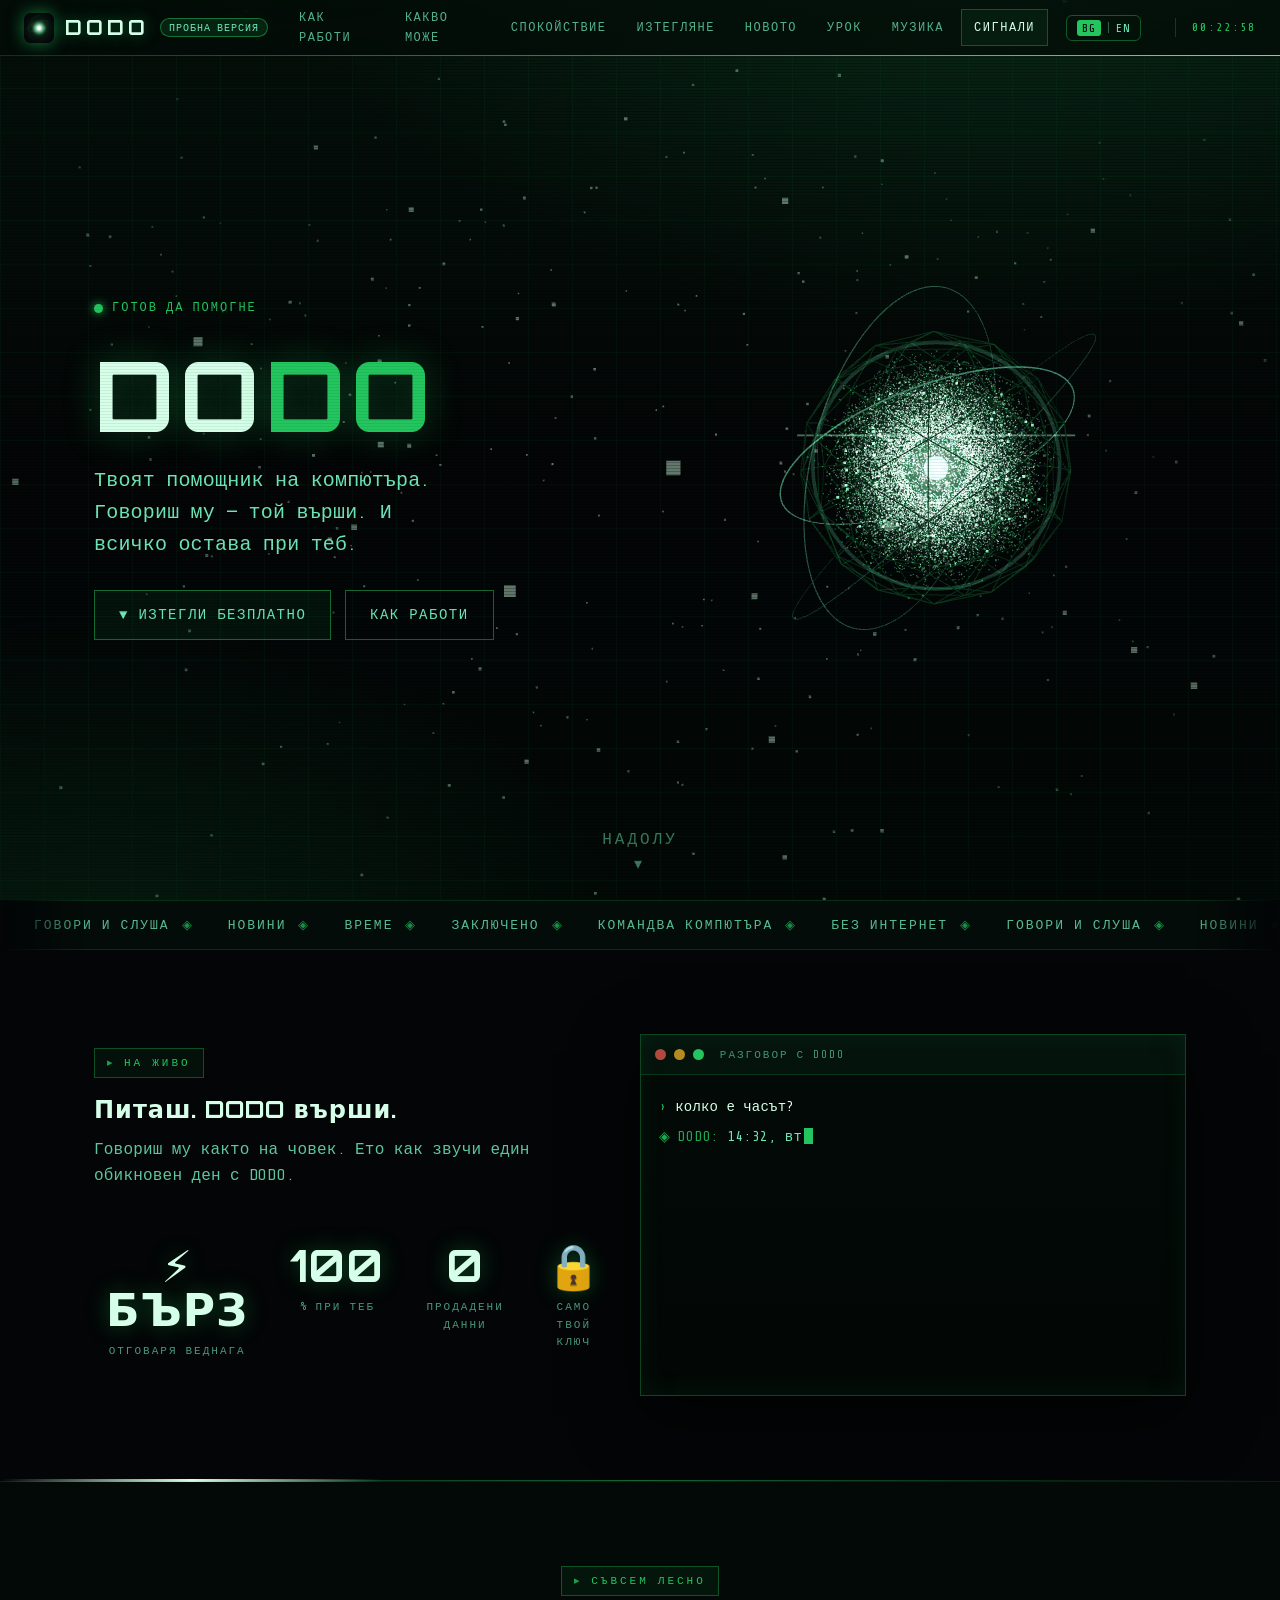
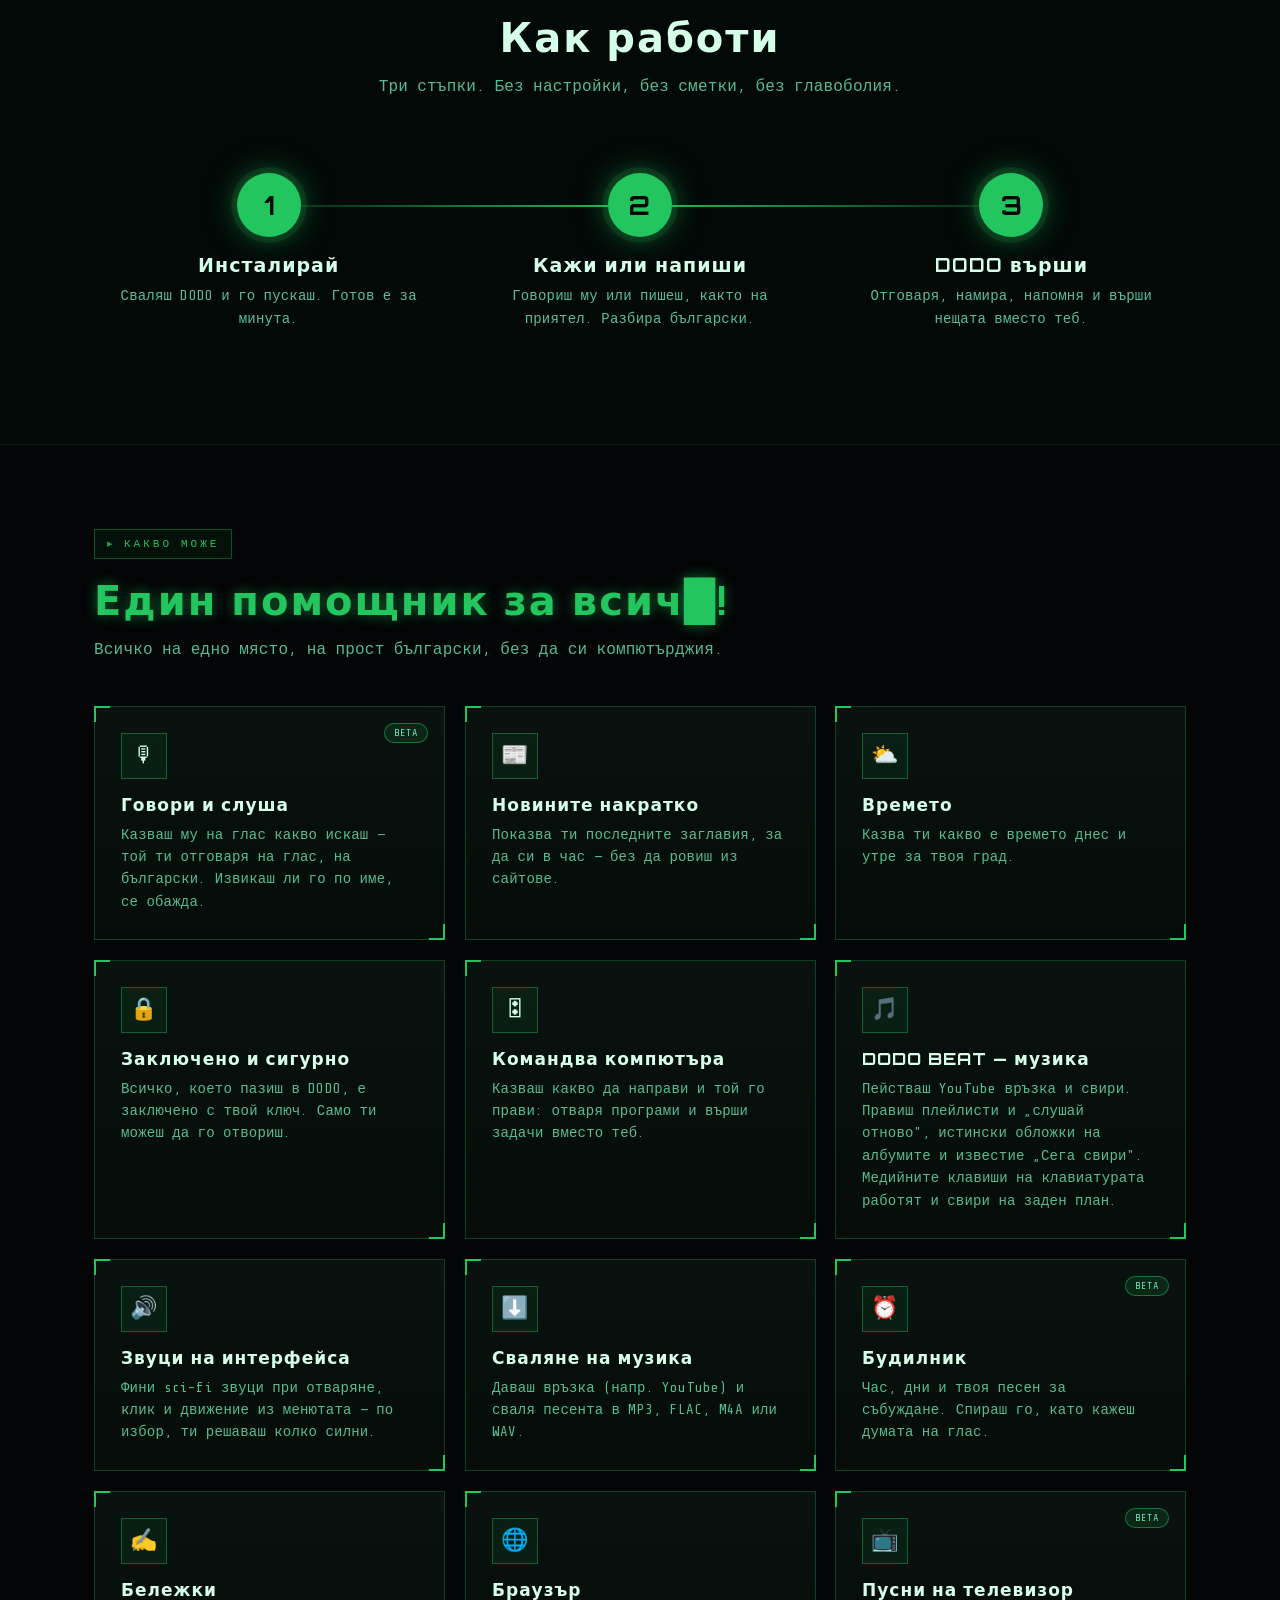
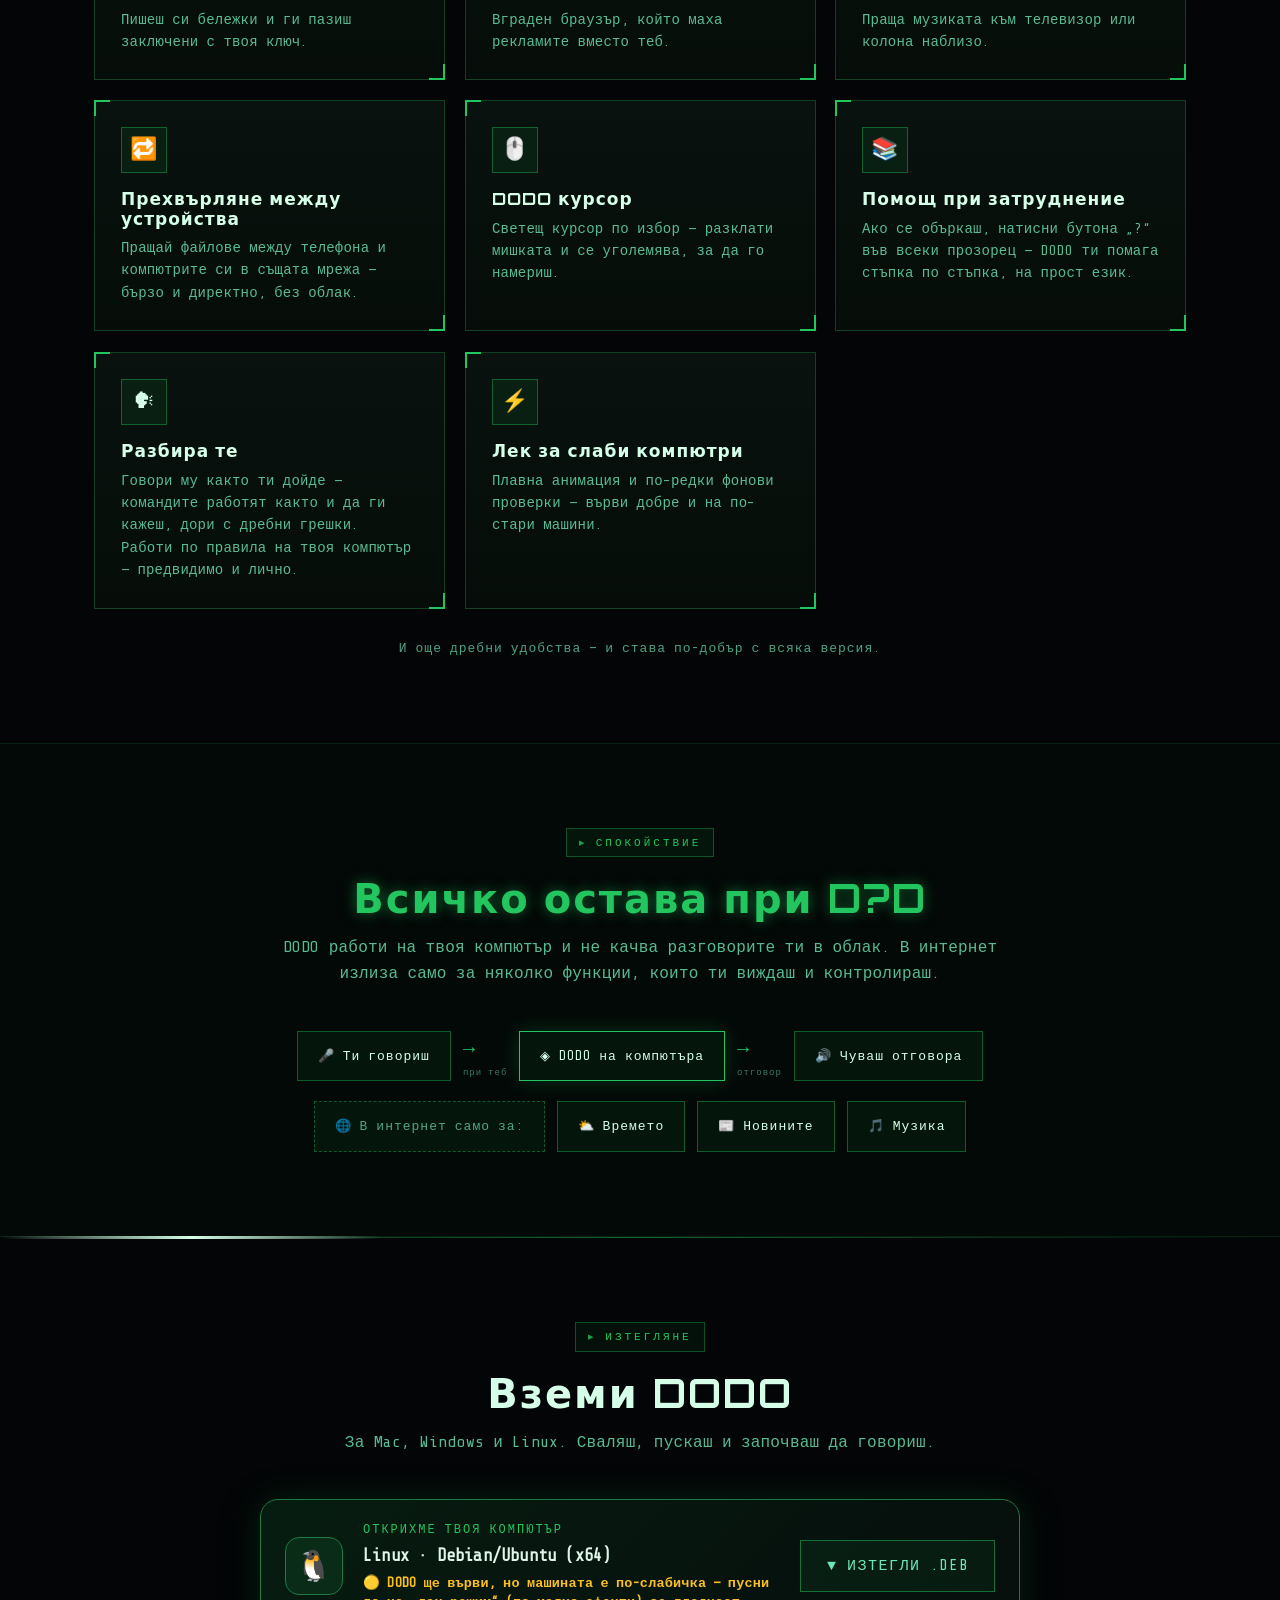
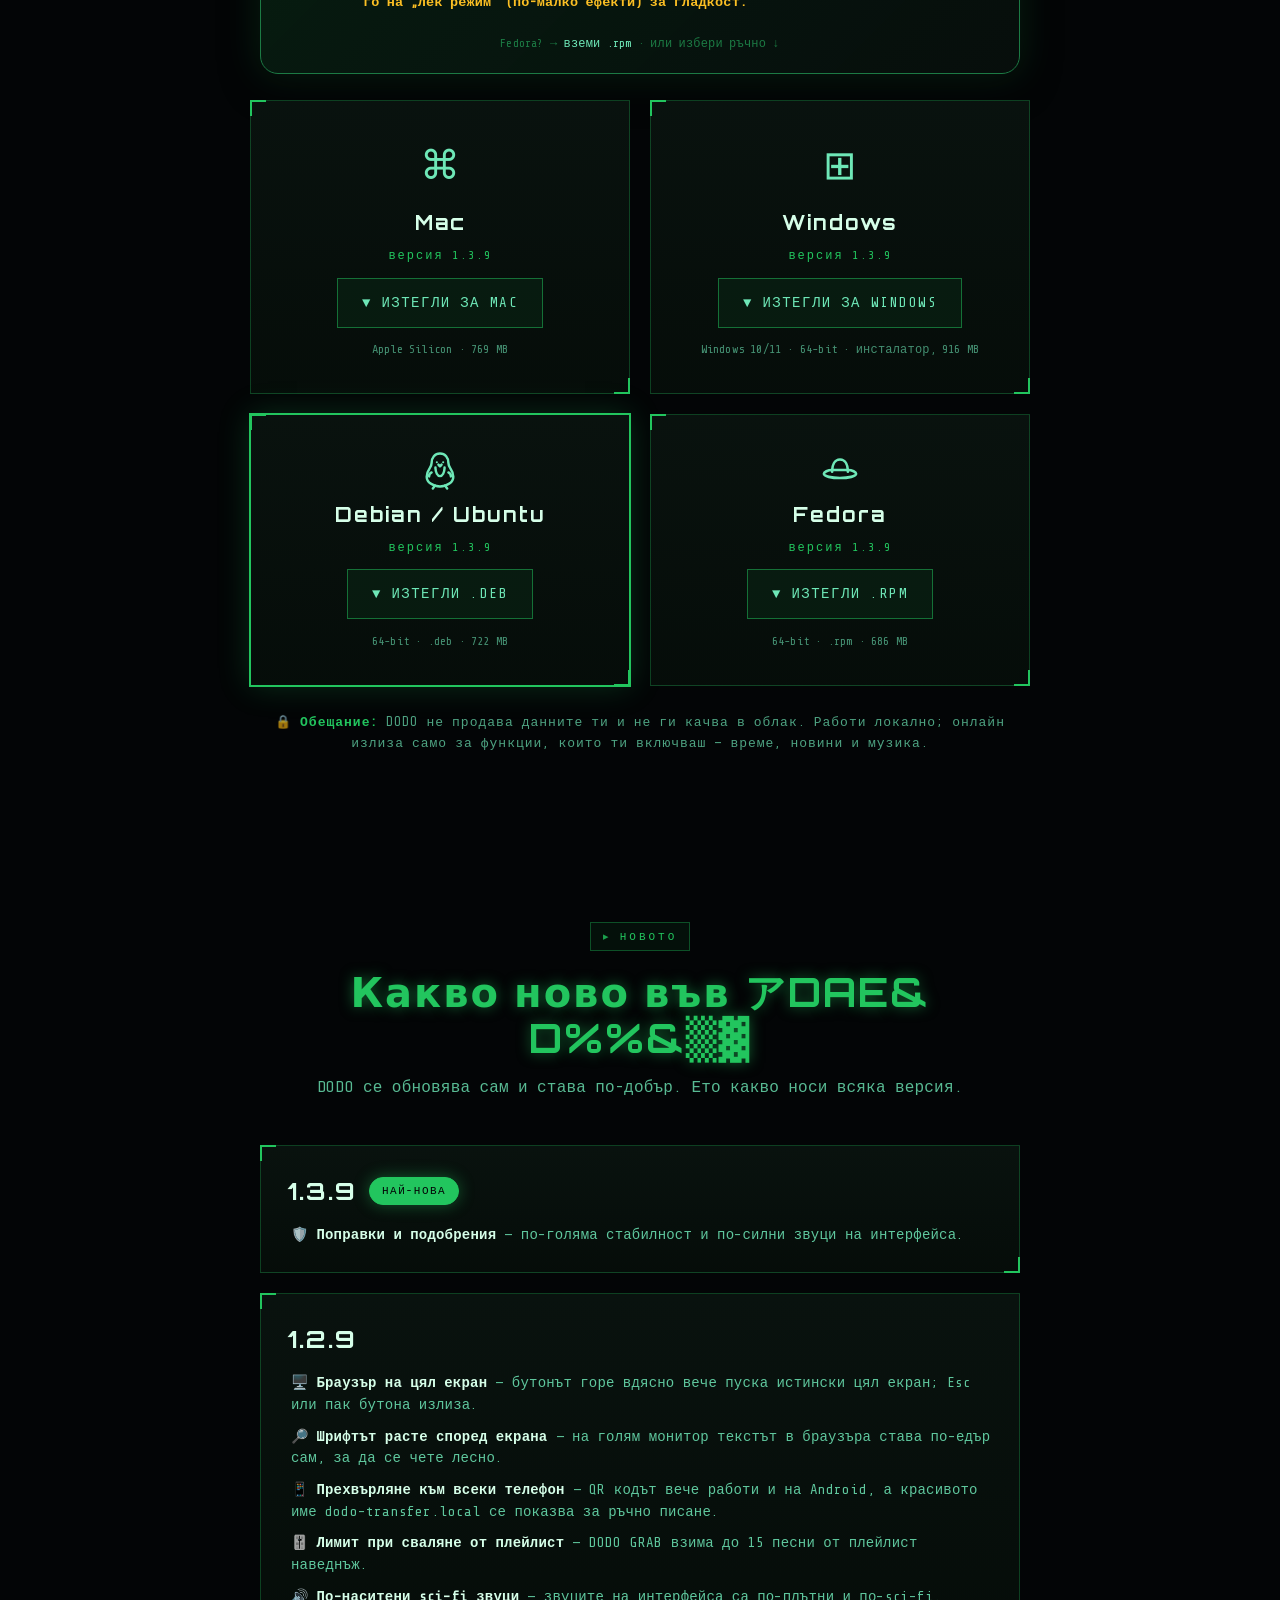
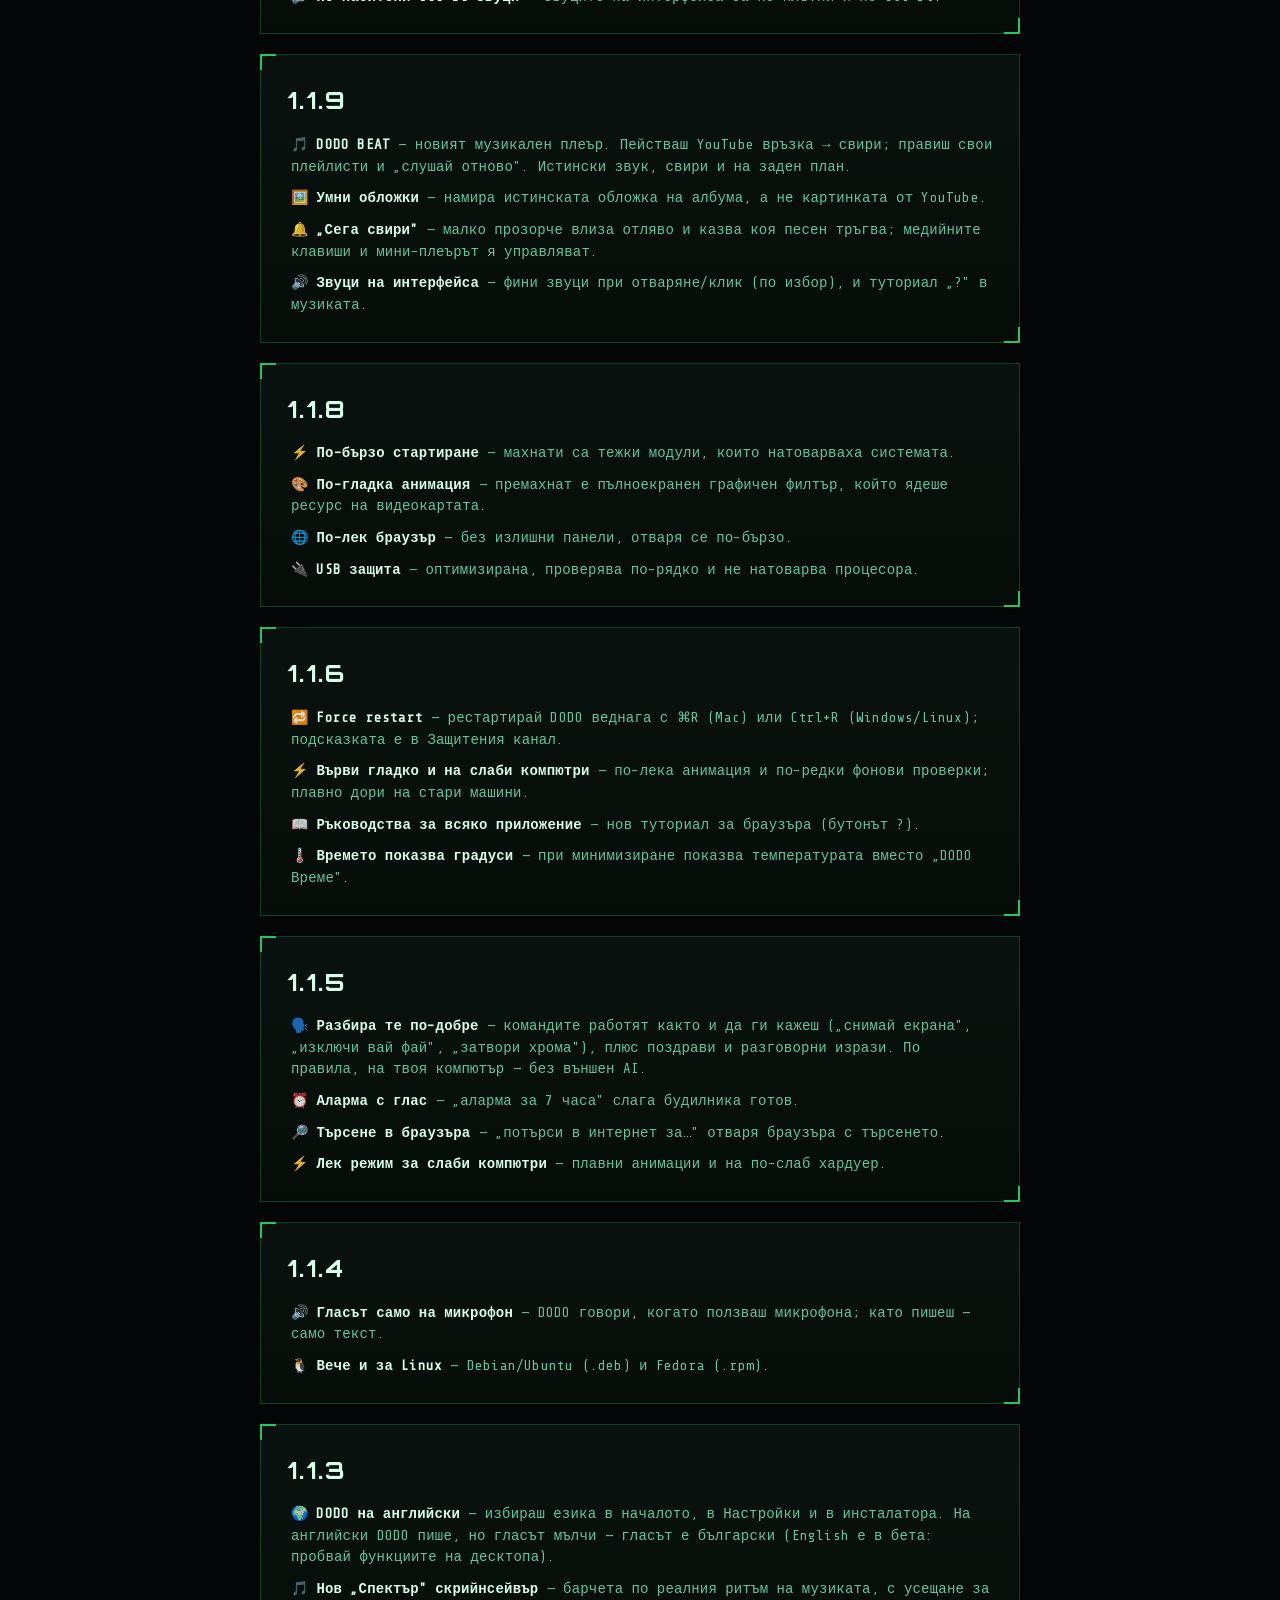
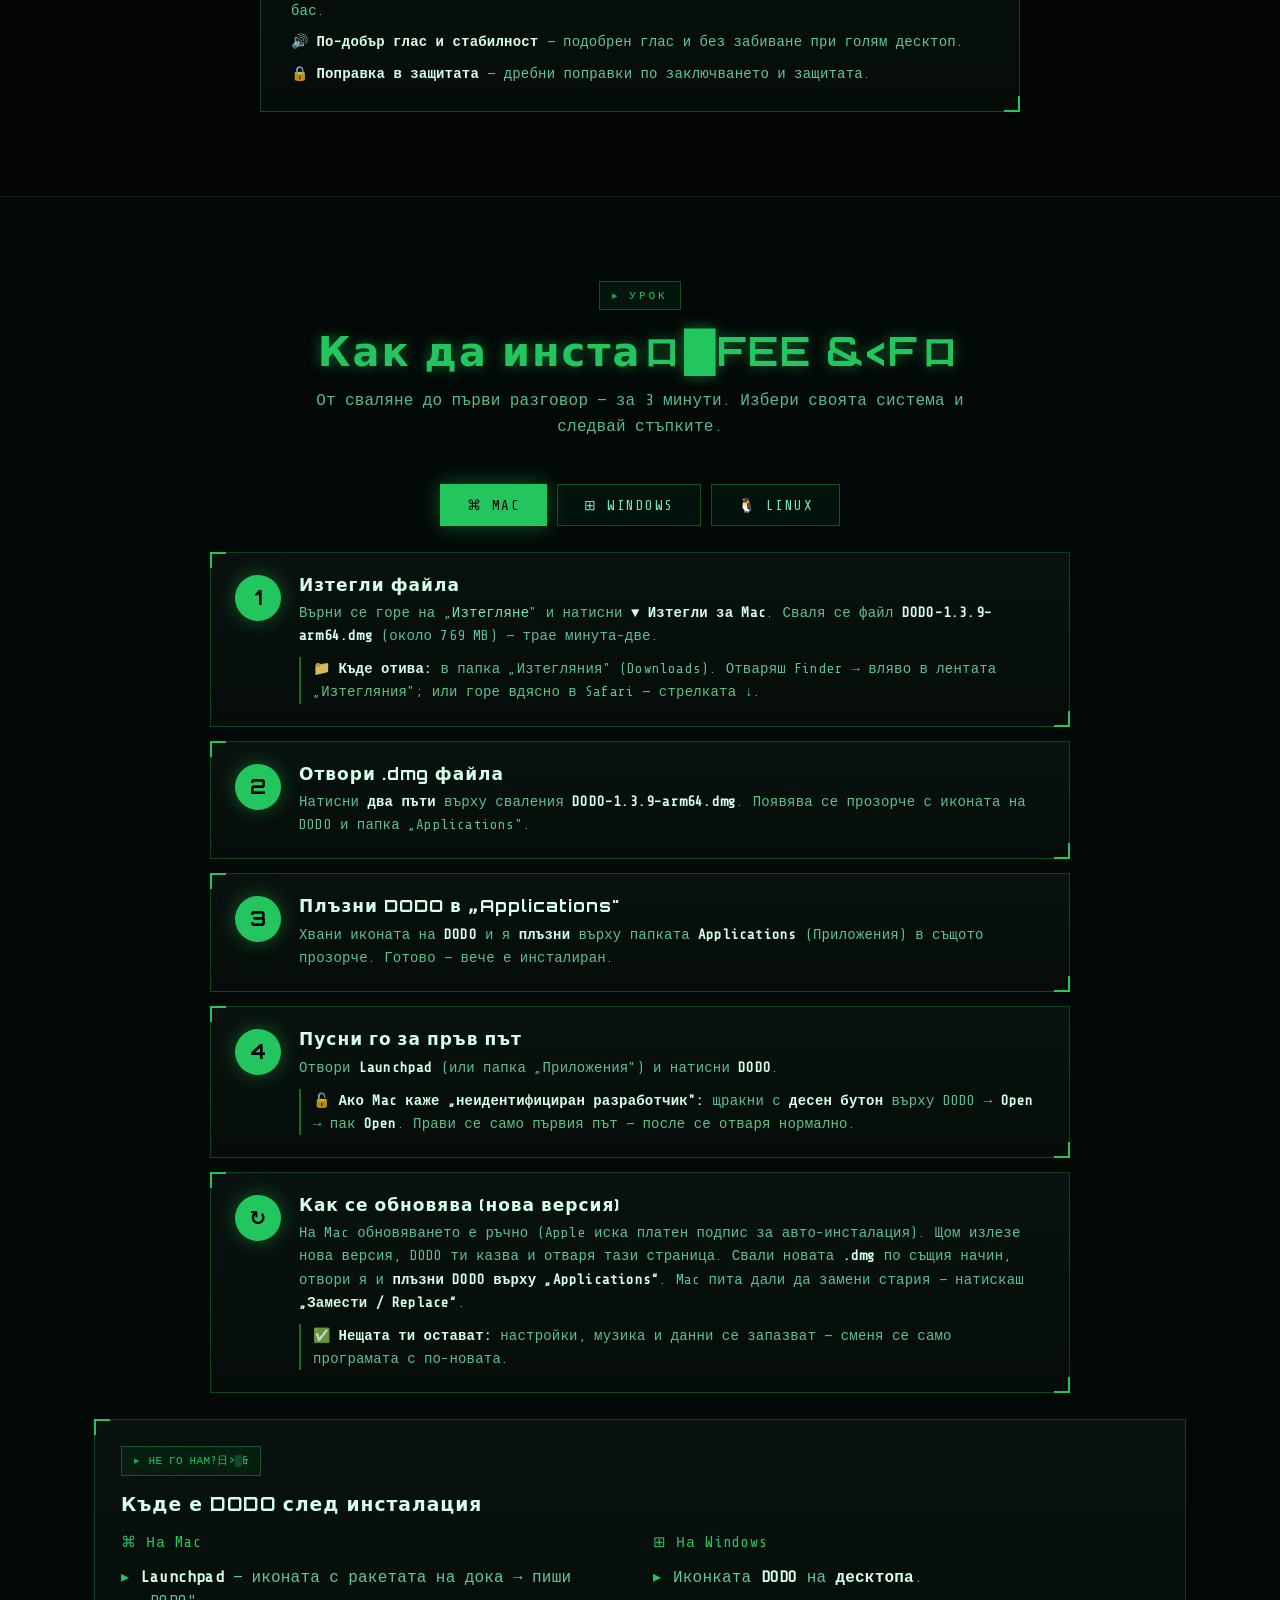
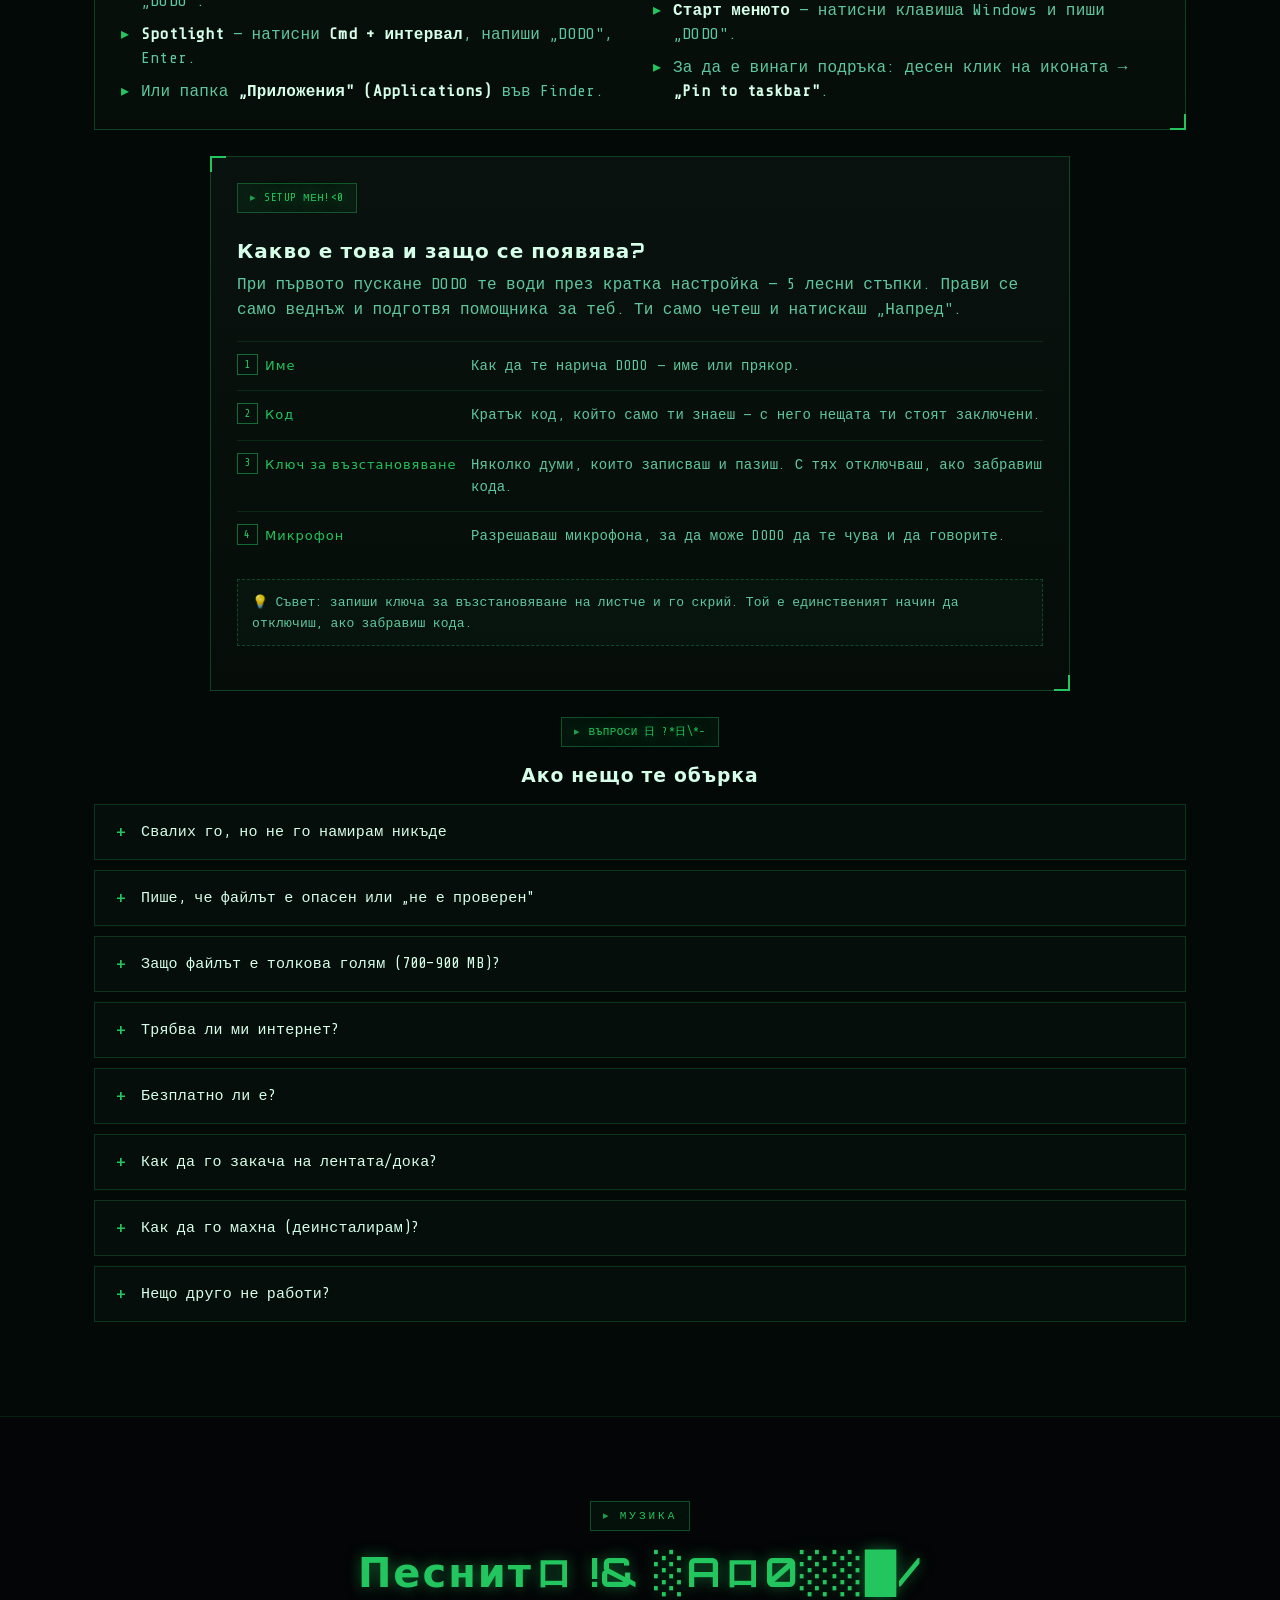
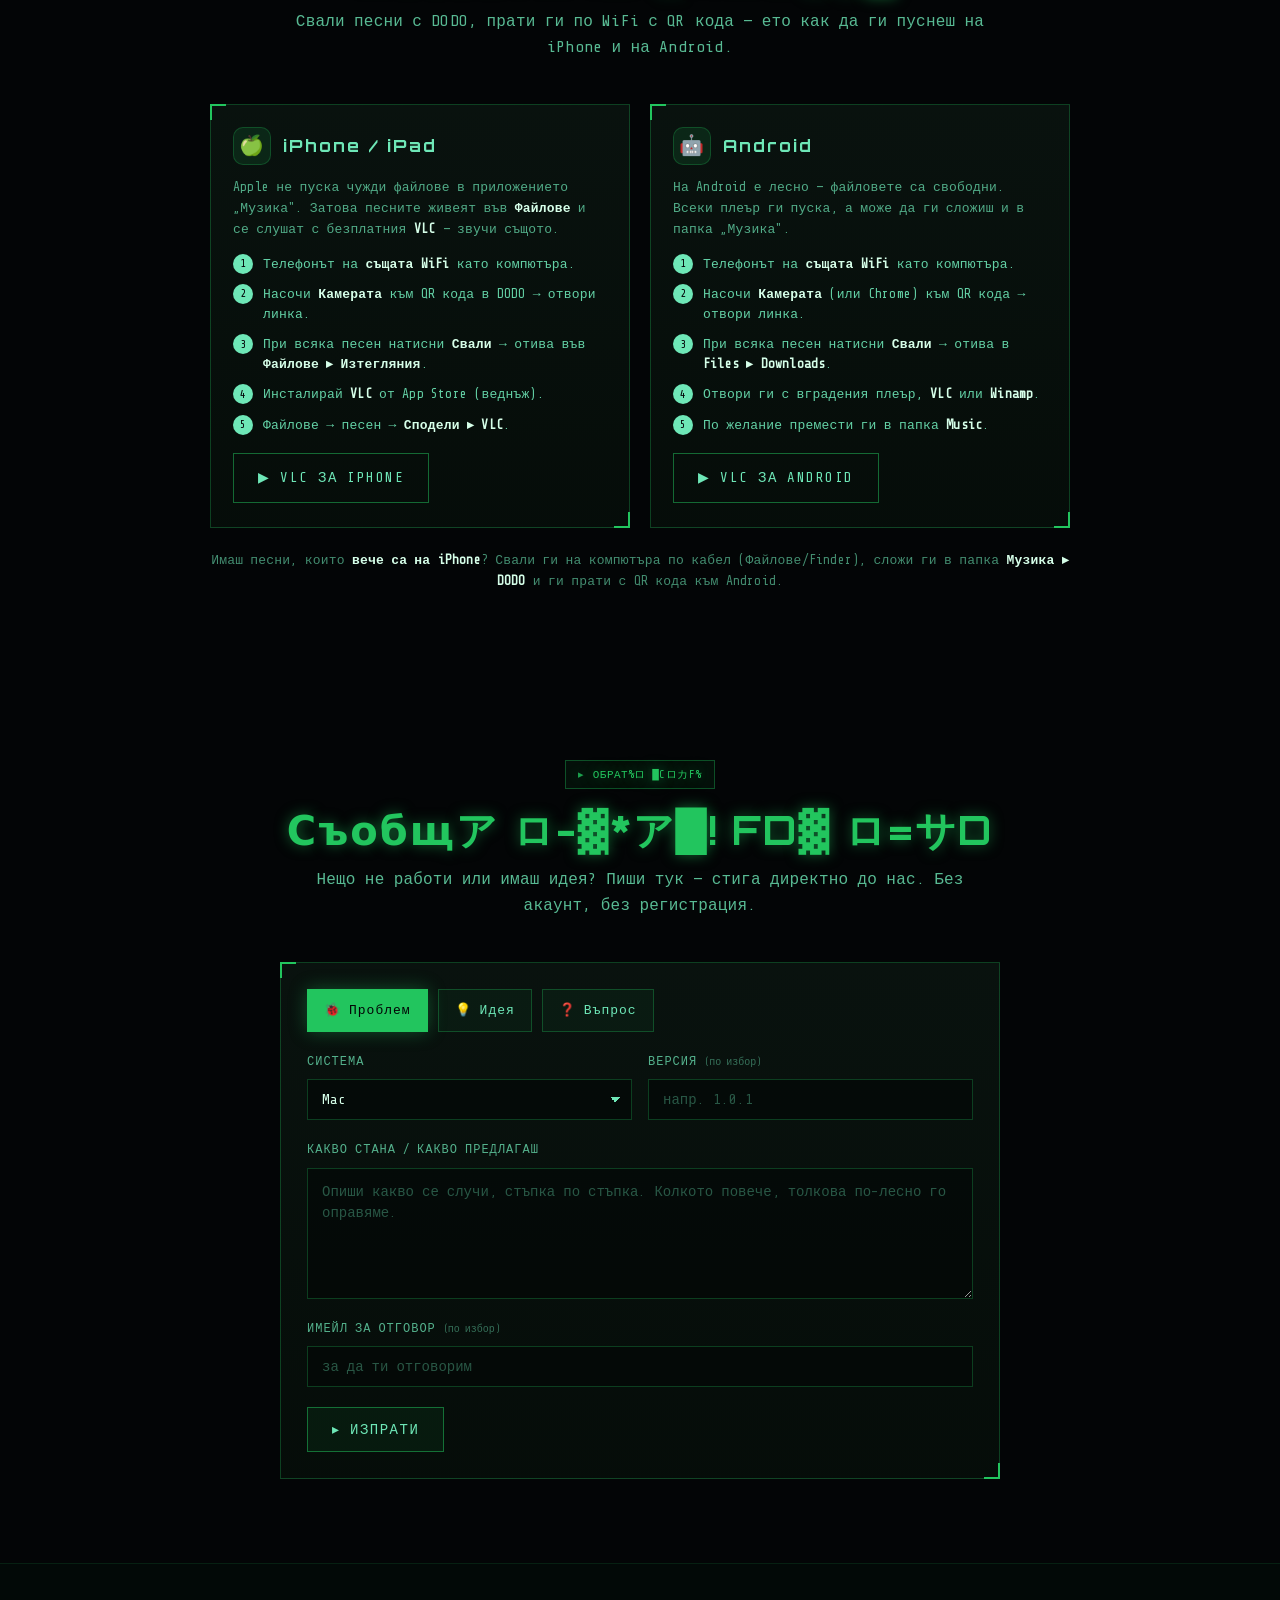
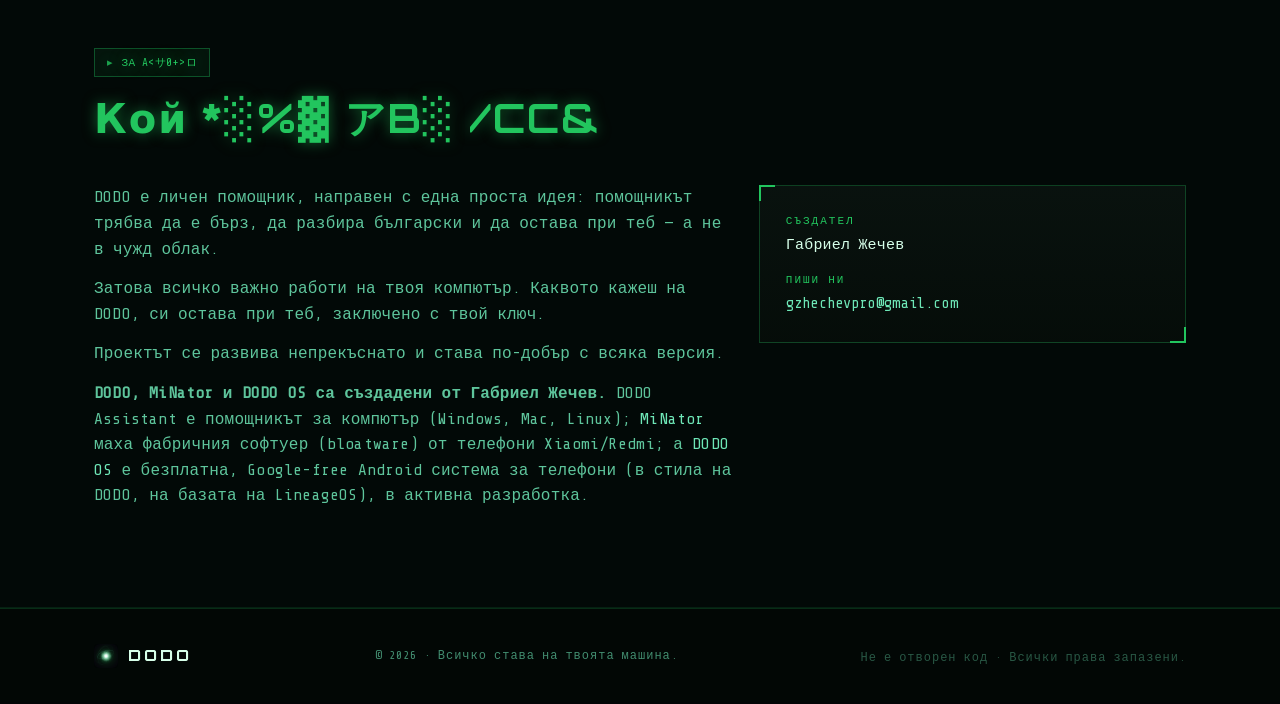
<file: index.html>
<!DOCTYPE html>
<html lang="bg">
<head>
<meta charset="UTF-8">
<meta name="viewport" content="width=device-width, initial-scale=1">
<!--
  Благодарности (скрито — не се показва на страницата, не влиза в описанието):
  Емил Жечев — идеята DODO да е български асистент: да говори и разбира
  български, направен за хората тук. © 2026 Габриел Жечев · Емил Жечев.
  (Публичният автор на продукта е Габриел Жечев.)
-->
<meta name="google-site-verification" content="5k1Oddgz-0KGbycknInj2upvTUPkg0-vcYuYxrvmJys" />

<title>DODO Assistant — личен помощник на компютъра | Габриел Жечев</title>
<meta name="description" content="DODO е личен помощник за Windows, Mac и Linux, разработен от Габриел Жечев. Говориш му на български (гласовото управление е в бета) — той върши. Всичко остава при теб, без облак.">
<meta name="keywords" content="Габриел Жечев, Gabriel Zhechev, Gabi Zhechev, Габи Жечев, DODO, DODO Assistant, DODO асистент, личен помощник, личен асистент, гласов асистент, офлайн помощник, поверителност, privacy, Windows, Mac, Linux">
<meta name="author" content="Габриел Жечев">
<meta name="robots" content="index, follow">
<meta name="theme-color" content="#05070a">

<!-- ⬇ СМЕНИ адреса с твоя реален GitHub Pages / домейн (на всичките редове) ⬇ -->
<link rel="canonical" href="https://gpsn0w.github.io/DODO/">
<meta property="og:type" content="website">
<meta property="og:site_name" content="DODO Assistant">
<meta property="og:title" content="DODO — твоят личен помощник">
<meta property="og:description" content="Работи на твоя компютър, говори български, всичко остава при теб. За Windows, Mac и Linux.">
<meta property="og:url" content="https://gpsn0w.github.io/DODO/">
<meta property="og:image" content="https://gpsn0w.github.io/DODO/logo.png">
<meta property="og:locale" content="bg_BG">
<meta name="twitter:card" content="summary_large_image">
<meta name="twitter:title" content="DODO — твоят личен помощник">
<meta name="twitter:description" content="Работи на твоя компютър, говори български, всичко остава при теб.">
<meta name="twitter:image" content="https://gpsn0w.github.io/DODO/logo.png">

<link rel="icon" href="logo.png" type="image/png">
<link rel="stylesheet" href="style.css?v=18">

<!-- Структурирани данни (schema.org): казват на търсачките, че Габриел Жечев
     е СЪЗДАТЕЛЯТ на DODO Assistant — за да излиза така при търсене на името му. -->
<script type="application/ld+json">
{
  "@context": "https://schema.org",
  "@graph": [
    {
      "@type": "Person",
      "@id": "https://gpsn0w.github.io/DODO/#gabriel-zhechev",
      "name": "Габриел Жечев",
      "alternateName": ["Gabriel Zhechev", "Gabi Zhechev", "Габи Жечев"],
      "jobTitle": "Създател на DODO Assistant, MiNator и DODO OS",
      "description": "Създател на DODO Assistant (личен офлайн помощник за Windows, Mac и Linux), както и на MiNator и DODO OS.",
      "url": "https://gpsn0w.github.io/DODO/",
      "sameAs": ["https://github.com/gpsn0w"]
    },
    {
      "@type": "Organization",
      "@id": "https://gpsn0w.github.io/DODO/#dodo",
      "name": "DODO",
      "url": "https://gpsn0w.github.io/DODO/",
      "logo": "https://gpsn0w.github.io/DODO/logo.png",
      "founder": [
        { "@id": "https://gpsn0w.github.io/DODO/#gabriel-zhechev" }
      ]
    },
    {
      "@type": "WebSite",
      "@id": "https://gpsn0w.github.io/DODO/#website",
      "url": "https://gpsn0w.github.io/DODO/",
      "name": "DODO Assistant",
      "inLanguage": "bg",
      "publisher": { "@id": "https://gpsn0w.github.io/DODO/#dodo" }
    },
    {
      "@type": "SoftwareApplication",
      "@id": "https://gpsn0w.github.io/DODO/#app",
      "name": "DODO Assistant",
      "alternateName": "DODO",
      "applicationCategory": "UtilitiesApplication",
      "operatingSystem": "Windows, macOS, Linux",
      "softwareVersion": "1.3.9",
      "url": "https://gpsn0w.github.io/DODO/",
      "image": "https://gpsn0w.github.io/DODO/logo.png",
      "description": "Личен офлайн помощник за Windows, Mac и Linux. Говориш му на български, той върши; всичко остава на твоя компютър.",
      "inLanguage": "bg",
      "author": [
        { "@id": "https://gpsn0w.github.io/DODO/#gabriel-zhechev" }
      ],
      "creator": [
        { "@id": "https://gpsn0w.github.io/DODO/#gabriel-zhechev" }
      ],
      "publisher": { "@id": "https://gpsn0w.github.io/DODO/#dodo" },
      "offers": { "@type": "Offer", "price": "0", "priceCurrency": "USD" }
    },
    {
      "@type": "SoftwareApplication",
      "@id": "https://gpsn0w.github.io/DODO/#dodo-os",
      "name": "DODO OS",
      "applicationCategory": "OperatingSystem",
      "operatingSystem": "Android",
      "creator": { "@id": "https://gpsn0w.github.io/DODO/#gabriel-zhechev" },
      "author": { "@id": "https://gpsn0w.github.io/DODO/#gabriel-zhechev" },
      "url": "https://gpsn0w.github.io/dodo-os/"
    },
    {
      "@type": "SoftwareApplication",
      "@id": "https://gpsn0w.github.io/DODO/#minator",
      "name": "MiNator",
      "applicationCategory": "UtilitiesApplication",
      "creator": { "@id": "https://gpsn0w.github.io/DODO/#gabriel-zhechev" },
      "author": { "@id": "https://gpsn0w.github.io/DODO/#gabriel-zhechev" },
      "url": "https://gpsn0w.github.io/MiNator/"
    }
  ]
}
</script>
</head>
<body class="home">

<div class="scroll-progress" id="scrollProgress" aria-hidden="true"></div>

<header class="hud-bar">
	<a class="brand" href="#top"><img src="logo.png" alt="DODO"><span class="name">DODO</span><span class="brand-beta" data-en="Beta">пробна версия</span></a>
	<button class="nav-toggle" id="navToggle" aria-expanded="false">≡</button>
	<nav class="nav" id="nav">
		<a href="#how" data-en="How it works">Как работи</a>
		<a href="#features" data-en="What it can do">Какво може</a>
		<a href="#privacy" data-en="Privacy">Спокойствие</a>
		<a href="#download" data-en="Download">Изтегляне</a>
		<a href="#updates" data-en="What&apos;s new">Новото</a>
		<a href="#install" data-en="Guide">Урок</a>
		<a href="#songs" data-en="Music">Музика</a>
		<a href="#report" data-en="Report">Сигнали</a>
	</nav>
	<button class="lang-toggle" id="langToggle" aria-label="Език / Language">
		<span class="lang-bg on">BG</span><span class="lang-sep">|</span><span class="lang-en">EN</span>
	</button>
	<div class="bar-clock" id="barClock">--:--:--</div>
</header>

<main id="main">

<section class="hero" id="top">
	<div class="wrap">
		<div class="hero-copy">
			<div class="status load-1"><span class="dot"></span> <span data-en="READY TO HELP">ГОТОВ ДА ПОМОГНЕ</span></div>
			<h1 class="load-2">DO<b>DO</b></h1>
			<p class="tagline load-3" data-en="Your helper on the computer. You speak — it does. And everything stays with you.">Твоят помощник на компютъра. Говориш му — той върши. И всичко остава при теб.</p>
			<div class="cta load-4">
				<a class="btn" href="#download" data-en="▼ Download free">▼ Изтегли безплатно</a>
				<a class="btn ghost" href="#how" data-en="How it works">Как работи</a>
			</div>
		</div>
		<div class="hero-core-holder load-core"><div id="dodo-hero-core"></div></div>
	</div>
	<a class="scroll-hint" href="#demo"><span data-en="DOWN">НАДОЛУ</span><span>▾</span></a>
</section>

<div class="ticker" aria-hidden="true">
	<div class="ticker-track">
		<span data-en="Speaks &amp; listens">Говори и слуша</span><span data-en="News">Новини</span><span data-en="Weather">Време</span><span data-en="Locked">Заключено</span><span data-en="Controls the PC">Командва компютъра</span><span data-en="No internet">Без интернет</span>
		<span data-en="Speaks &amp; listens">Говори и слуша</span><span data-en="News">Новини</span><span data-en="Weather">Време</span><span data-en="Locked">Заключено</span><span data-en="Controls the PC">Командва компютъра</span><span data-en="No internet">Без интернет</span>
	</div>
</div>

<section class="section" id="demo">
	<div class="wrap">
		<div class="demo-grid">
			<div class="reveal">
				<span class="eyebrow" data-en="Live">На живо</span>
				<h2 data-en="You ask. DODO does.">Питаш. DODO върши.</h2>
				<p style="margin-top:14px;color:rgba(var(--rgb-mint),0.85)" data-en="You talk to it like a person. Here is how an ordinary day with DODO sounds.">Говориш му както на човек. Ето как звучи един обикновен ден с DODO.</p>
				<div class="stats">
					<div class="stat reveal"><div class="num" data-en="⚡ FAST">⚡ БЪРЗ</div><div class="lab" data-en="answers instantly">отговаря веднага</div></div>
					<div class="stat reveal"><div class="num" data-count="100">100</div><div class="lab" data-en="% with you">% при теб</div></div>
					<div class="stat reveal"><div class="num" data-count="0">0</div><div class="lab" data-en="data sold">продадени данни</div></div>
					<div class="stat reveal"><div class="num">🔒</div><div class="lab" data-en="only your key">само твой ключ</div></div>
				</div>
			</div>
			<div class="terminal reveal" id="demoTerminal">
				<div class="term-head"><i></i><i></i><i></i><span class="tt" data-en="chat with DODO">разговор с DODO</span></div>
				<div class="term-body" id="termBody">
					<div class="line you" data-en="what time is it?">колко е часът?</div>
					<div class="line dodo" data-en="14:32, Tuesday.">14:32, вторник.</div>
					<div class="line you" data-en="what is the weather tomorrow?">какво е времето утре?</div>
					<div class="line dodo" data-en="Tomorrow in Sofia: 27°, sunny.">Утре в София: 27°, слънчево.</div>
					<div class="line you" data-en="tell me the news">кажи ми новините</div>
					<div class="line dodo" data-en="Here are the latest 5 headlines ▸">Ето последните 5 заглавия ▸</div>
					<div class="line you" data-en="remind me about the meeting">напомни ми за срещата</div>
					<div class="line dodo" data-en="Noted. I will tell you at 17:00.">Записах. Ще ти кажа в 17:00.</div>
					<div class="line you" data-en="lock my notes">заключи бележките ми</div>
					<div class="line dodo" data-en="Done. Only you can open them.">Готово. Само ти можеш да ги отвориш.</div>
				</div>
			</div>
		</div>
	</div>
</section>

<div class="divider"></div>

<section class="section alt" id="how">
	<div class="wrap">
		<div class="section-head reveal" style="text-align:center;margin-left:auto;margin-right:auto;">
			<span class="eyebrow" data-en="Dead simple">Съвсем лесно</span>
			<h2 data-en="How it works">Как работи</h2>
			<p data-en="Three steps. No setup, no accounts, no headaches.">Три стъпки. Без настройки, без сметки, без главоболия.</p>
		</div>
		<div class="steps">
			<div class="step reveal"><div class="step-no">1</div><h3 data-en="Install">Инсталирай</h3><p data-en="Download DODO and run it. Ready in a minute.">Сваляш DODO и го пускаш. Готов е за минута.</p></div>
			<div class="step reveal"><div class="step-no">2</div><h3 data-en="Speak or type">Кажи или напиши</h3><p data-en="Talk or type to it like to a friend. It understands Bulgarian.">Говориш му или пишеш, както на приятел. Разбира българ­ски.</p></div>
			<div class="step reveal"><div class="step-no">3</div><h3 data-en="DODO does it">DODO върши</h3><p data-en="It answers, finds, reminds and does things for you.">Отговаря, намира, напомня и върши нещата вместо теб.</p></div>
		</div>
	</div>
</section>

<section class="section" id="features">
	<div class="wrap">
		<div class="section-head reveal">
			<span class="eyebrow" data-en="What it can do">Какво може</span>
			<h2 data-en="One helper for everything">Един помощник за всичко</h2>
			<p data-en="Everything in one place, in plain Bulgarian — no need to be a techie.">Всичко на едно място, на прост български, без да си компютърджия.</p>
		</div>
		<div class="grid">
			<div class="panel feature reveal tilt"><div class="ico">🎙</div><span class="beta-tag">beta</span><h3 data-en="Speaks and listens">Говори и слуша</h3><p data-en="Say out loud what you want — it answers out loud, in Bulgarian. Call it by name and it responds.">Казваш му на глас какво искаш — той ти отговаря на глас, на български. Извикаш ли го по име, се обажда.</p></div>
			<div class="panel feature reveal tilt"><div class="ico">📰</div><h3 data-en="News in brief">Новините накратко</h3><p data-en="Shows you the latest headlines so you stay in the loop — without digging through sites.">Показва ти последните заглавия, за да си в час — без да ровиш из сайтове.</p></div>
			<div class="panel feature reveal tilt"><div class="ico">⛅</div><h3 data-en="The weather">Времето</h3><p data-en="Tells you the weather today and tomorrow for your city.">Казва ти какво е времето днес и утре за твоя град.</p></div>
			<div class="panel feature reveal tilt"><div class="ico">🔒</div><h3 data-en="Locked and safe">Заключено и сигурно</h3><p data-en="Everything you keep in DODO is locked with your key. Only you can open it.">Всичко, което пазиш в DODO, е заключено с твой ключ. Само ти можеш да го отвориш.</p></div>
			<div class="panel feature reveal tilt"><div class="ico">🎛</div><h3 data-en="Controls the computer">Командва компютъра</h3><p data-en="Tell it what to do and it does it: opens apps and handles tasks for you.">Казваш какво да направи и той го прави: отваря програми и върши задачи вместо теб.</p></div>
			<div class="panel feature reveal tilt"><div class="ico">🎵</div><h3 data-en="DODO BEAT — music">DODO BEAT — музика</h3><p data-en="Paste a YouTube link and it plays. Make playlists and “listen again”, real album covers, and a “now playing” card that slides in. The keyboard media keys work and it plays in the background.">Пействаш YouTube връзка и свири. Правиш плейлисти и „слушай отново", истински обложки на албумите и известие „Сега свири". Медийните клавиши на клавиатурата работят и свири на заден план.</p></div>
			<div class="panel feature reveal tilt"><div class="ico">🔊</div><h3 data-en="Interface sounds">Звуци на интерфейса</h3><p data-en="Subtle sci-fi sounds when you open, click and move around — optional, and you choose how loud.">Фини sci-fi звуци при отваряне, клик и движение из менютата — по избор, ти решаваш колко силни.</p></div>
			<div class="panel feature reveal tilt"><div class="ico">⬇️</div><h3 data-en="Download music">Сваляне на музика</h3><p data-en="Give it a link (e.g. YouTube) and it downloads the song as MP3, FLAC, M4A or WAV.">Даваш връзка (напр. YouTube) и сваля песента в MP3, FLAC, M4A или WAV.</p></div>
			<div class="panel feature reveal tilt"><div class="ico">⏰</div><span class="beta-tag">beta</span><h3 data-en="Alarm clock">Будилник</h3><p data-en="Time, days and your own wake-up song. Stop it by saying the word out loud.">Час, дни и твоя песен за събуждане. Спираш го, като кажеш думата на глас.</p></div>
			<div class="panel feature reveal tilt"><div class="ico">✍️</div><h3 data-en="Notes">Бележки</h3><p data-en="Write notes and keep them locked with your key.">Пишеш си бележки и ги пазиш заключени с твоя ключ.</p></div>
			<div class="panel feature reveal tilt"><div class="ico">🌐</div><h3 data-en="Built-in browser">Браузър</h3><p data-en="A built-in browser that blocks the ads for you.">Вграден браузър, който маха рекламите вместо теб.</p></div>
			<div class="panel feature reveal tilt"><div class="ico">📺</div><span class="beta-tag">beta</span><h3 data-en="Play on the TV">Пусни на телевизор</h3><p data-en="Sends the music to a nearby TV or speaker.">Праща музиката към телевизор или колона наблизо.</p></div>
			<div class="panel feature reveal tilt"><div class="ico">🔁</div><h3 data-en="Share between devices">Прехвърляне между устройства</h3><p data-en="Send files between your phone and computers on the same network — fast and direct, no cloud.">Пращай файлове между телефона и компютрите си в същата мрежа — бързо и директно, без облак.</p></div>
			<div class="panel feature reveal tilt"><div class="ico">🖱️</div><h3 data-en="DODO cursor">DODO курсор</h3><p data-en="An optional glowing cursor — shake the mouse and it grows so you find it.">Светещ курсор по избор — разклати мишката и се уголемява, за да го намериш.</p></div>
			<div class="panel feature reveal tilt"><div class="ico">📚</div><h3 data-en="Help when you're stuck">Помощ при затруднение</h3><p data-en="If you get confused, press the “?” button in any window — DODO walks you through step by step, in plain language.">Ако се объркаш, натисни бутона „?“ във всеки прозорец — DODO ти помага стъпка по стъпка, на прост език.</p></div>
			<div class="panel feature reveal tilt"><div class="ico">🗣</div><h3 data-en="Understands you">Разбира те</h3><p data-en="Talk to it however it comes out — commands work no matter how you phrase them, even with small typos. It works by rules on your computer, predictable and private.">Говори му както ти дойде — командите работят както и да ги кажеш, дори с дребни грешки. Работи по правила на твоя компютър — предвидимо и лично.</p></div>
			<div class="panel feature reveal tilt"><div class="ico">⚡</div><h3 data-en="Light on weak PCs">Лек за слаби компютри</h3><p data-en="Smooth animation and fewer background checks — runs nicely even on older machines.">Плавна анимация и по-редки фонови проверки — върви добре и на по-стари машини.</p></div>
		</div>
		<p class="pledge reveal" style="margin-top:30px" data-en="And more little conveniences — and it gets better with every version.">И още дребни удобства — и става по-добър с всяка версия.</p>
	</div>
</section>

<section class="section alt" id="privacy">
	<div class="wrap">
		<div class="section-head reveal" style="text-align:center;margin-left:auto;margin-right:auto;">
			<span class="eyebrow" data-en="Peace of mind">Спокойствие</span>
			<h2 data-en="Everything stays with you">Всичко остава при теб</h2>
			<p data-en="DODO runs on your computer and never uploads your conversations to the cloud. It goes online only for a few features that you see and control.">DODO работи на твоя компютър и не качва разговорите ти в облак. В интернет излиза само за няколко функции, които ти виждаш и контролираш.</p>
		</div>
		<div class="flow reveal">
			<span class="flow-node" data-en="🎤 You speak">🎤 Ти говориш</span>
			<span class="arr">→<small>при теб</small></span>
			<span class="flow-node machine" data-en="◈ DODO on the computer">◈ DODO на компютъра</span>
			<span class="arr">→<small>отговор</small></span>
			<span class="flow-node" data-en="🔊 You hear the answer">🔊 Чуваш отговора</span>
		</div>
		<div class="flow reveal" style="margin-top:20px">
			<span class="flow-node out" data-en="🌐 Online only for:">🌐 В интернет само за:</span>
			<span class="flow-node" data-en="⛅ Weather">⛅ Времето</span>
			<span class="flow-node" data-en="📰 News">📰 Новините</span>
			<span class="flow-node" data-en="🎵 Music">🎵 Музика</span>
		</div>
	</div>
</section>

<div class="divider"></div>

<section class="section" id="download">
	<div class="wrap">
		<div class="section-head reveal" style="text-align:center;margin-left:auto;margin-right:auto;">
			<span class="eyebrow" data-en="Download">Изтегляне</span>
			<h2 data-en="Get DODO">Вземи DODO</h2>
			<p data-en="For Mac, Windows and Linux. Download, run and start talking.">За Mac, Windows и Linux. Сваляш, пускаш и започваш да говориш.</p>
		</div>
		<div id="smartDownload" class="smart-dl reveal" hidden>
			<div class="sd-ico" id="sdIco" aria-hidden="true">⌘</div>
			<div class="sd-info">
				<div class="sd-k" data-en="We detected your computer">Открихме твоя компютър</div>
				<div class="sd-specs" id="sdSpecs"></div>
				<div class="sd-verdict" id="sdVerdict"></div>
			</div>
			<a class="btn sd-btn" id="sdBtn" href="#download" data-download="auto">▼ Изтегли за теб</a>
			<div class="sd-alt" id="sdAlt" data-en="Or pick manually below ↓">Или избери ръчно отдолу ↓</div>
		</div>
		<div class="download-grid">
			<div class="panel dl reveal"><div class="os">⌘</div><h3>Mac</h3><div class="ver">версия 1.3.9</div><a class="btn" href="https://github.com/gpsn0w/DODO/releases/download/v1.3.9/DODO-1.3.9-arm64.dmg" data-download="mac" data-en="▼ Download for Mac">▼ Изтегли за Mac</a><div class="note">Apple Silicon · 769 MB</div></div>
			<div class="panel dl reveal"><div class="os">⊞</div><h3>Windows</h3><div class="ver">версия 1.3.9</div><a class="btn" href="https://github.com/gpsn0w/DODO/releases/download/v1.3.9/DODO-Setup-1.3.9.exe" data-download="win" data-en="▼ Download for Windows">▼ Изтегли за Windows</a><div class="note" data-en="Windows 10/11 · 64-bit · installer, 916 MB">Windows 10/11 · 64-bit · инсталатор, 916 MB</div></div>
			<div class="panel dl reveal"><div class="os"><svg viewBox="0 0 24 24" width="42" height="42" fill="none" stroke="currentColor" stroke-width="1.4" stroke-linecap="round" stroke-linejoin="round"><path d="M12 2.6c-3 0-4.8 2.4-4.8 5.4 0 1.4-.5 2.2-1.2 3.2-1.1 1.6-1.6 3.1-1.6 4.6 0 3.1 3.4 5.6 7.6 5.6s7.6-2.5 7.6-5.6c0-1.5-.5-3-1.6-4.6-.7-1-1.2-1.8-1.2-3.2 0-3-1.8-5.4-4.8-5.4Z"/><path d="M9.4 10.5c0 3 1.2 5 2.6 5s2.6-2 2.6-5"/><circle cx="10.2" cy="7.6" r=".6" fill="currentColor" stroke="none"/><circle cx="13.8" cy="7.6" r=".6" fill="currentColor" stroke="none"/><path d="M11.1 8.9 12 9.9l.9-1"/><path d="M9.2 20.9 7.9 22.6M14.8 20.9l1.3 1.7"/><path d="M7.2 13.4c-1 .5-1.5 1.4-1.4 2.3M16.8 13.4c1 .5 1.5 1.4 1.4 2.3"/></svg></div><h3>Debian / Ubuntu</h3><div class="ver">версия 1.3.9</div><a class="btn" href="https://github.com/gpsn0w/DODO/releases/download/v1.3.9/DODO-1.3.9-amd64.deb" data-download="deb" data-en="▼ Download .deb">▼ Изтегли .deb</a><div class="note">64-bit · .deb · 722 MB</div></div>
			<div class="panel dl reveal"><div class="os"><svg viewBox="0 0 24 24" width="42" height="42" fill="none" stroke="currentColor" stroke-width="1.5" stroke-linecap="round" stroke-linejoin="round"><path d="M7.5 13c0-3.4 1.2-7 4.5-7s4.5 3.6 4.5 7"/><path d="M2.8 14.2c0-1.1 2.2-2.2 4.7-2.2h9c2.5 0 4.7 1.1 4.7 2.2 0 1.4-4.3 2.4-9.2 2.4s-9.2-1-9.2-2.4z"/></svg></div><h3>Fedora</h3><div class="ver">версия 1.3.9</div><a class="btn" href="https://github.com/gpsn0w/DODO/releases/download/v1.3.9/DODO-1.3.9-x86_64.rpm" data-download="rpm" data-en="▼ Download .rpm">▼ Изтегли .rpm</a><div class="note">64-bit · .rpm · 686 MB</div></div>
		</div>
		<p class="pledge reveal" data-en="🔒 &lt;b&gt;Promise:&lt;/b&gt; DODO never sells your data or uploads it to the cloud. It runs locally; it goes online only for features you turn on — weather, news and music.">🔒 <b>Обещание:</b> DODO не продава данните ти и не ги качва в облак. Работи локално; онлайн излиза само за функции, които ти включваш — време, новини и музика.</p>
	</div>
</section>

<section class="section" id="updates">
	<div class="wrap">
		<div class="section-head reveal" style="text-align:center;margin-left:auto;margin-right:auto;">
			<span class="eyebrow" data-en="What&#39;s new">Новото</span>
			<h2 data-en="What&#39;s new in each version">Какво ново във всяка версия</h2>
			<p data-en="DODO updates itself and keeps getting better. Here is what each version brings.">DODO се обновява сам и става по-добър. Ето какво носи всяка версия.</p>
		</div>
		<div class="changelog">
			<div class="release panel reveal">
				<div class="release-head">
					<span class="release-ver">1.3.9</span>
					<span class="release-tag latest" data-en="latest">най-нова</span>
				</div>
				<ul class="release-list">
					<li data-en="🛡️ &lt;b&gt;Fixes and improvements&lt;/b&gt; — better stability and stronger interface sounds.">🛡️ <b>Поправки и подобрения</b> — по-голяма стабилност и по-силни звуци на интерфейса.</li>
				</ul>
			</div>
			<div class="release panel reveal">
				<div class="release-head">
					<span class="release-ver">1.2.9</span>
				</div>
				<ul class="release-list">
					<li data-en="🖥️ &lt;b&gt;Fullscreen browser&lt;/b&gt; — the button at the top right now opens a true full screen; Esc or the button exits.">🖥️ <b>Браузър на цял екран</b> — бутонът горе вдясно вече пуска истински цял екран; Esc или пак бутона излиза.</li>
					<li data-en="🔎 &lt;b&gt;Font grows with the screen&lt;/b&gt; — on a big monitor the browser text gets bigger by itself, so it’s easy to read.">🔎 <b>Шрифтът расте според екрана</b> — на голям монитор текстът в браузъра става по-едър сам, за да се чете лесно.</li>
					<li data-en="📱 &lt;b&gt;Transfer to any phone&lt;/b&gt; — the QR code now works on Android too, and the pretty name dodo-transfer.local is shown for typing by hand.">📱 <b>Прехвърляне към всеки телефон</b> — QR кодът вече работи и на Android, а красивото име dodo-transfer.local се показва за ръчно писане.</li>
					<li data-en="🎚️ &lt;b&gt;Playlist download limit&lt;/b&gt; — DODO GRAB takes up to 15 songs from a playlist at once.">🎚️ <b>Лимит при сваляне от плейлист</b> — DODO GRAB взима до 15 песни от плейлист наведнъж.</li>
					<li data-en="🔊 &lt;b&gt;Richer sci-fi sounds&lt;/b&gt; — the interface sounds are fuller and more sci-fi.">🔊 <b>По-наситени sci-fi звуци</b> — звуците на интерфейса са по-плътни и по-sci-fi.</li>
				</ul>
			</div>
			<div class="release panel reveal">
				<div class="release-head">
					<span class="release-ver">1.1.9</span>
				</div>
				<ul class="release-list">
					<li data-en="🎵 &lt;b&gt;DODO BEAT&lt;/b&gt; — the new music player. Paste a YouTube link → it plays; make your own playlists and “listen again”. Real sound, plays in the background too.">🎵 <b>DODO BEAT</b> — новият музикален плеър. Пействаш YouTube връзка → свири; правиш свои плейлисти и „слушай отново". Истински звук, свири и на заден план.</li>
					<li data-en="🖼️ &lt;b&gt;Smart covers&lt;/b&gt; — finds the real album artwork, not the YouTube thumbnail.">🖼️ <b>Умни обложки</b> — намира истинската обложка на албума, а не картинката от YouTube.</li>
					<li data-en="🔔 &lt;b&gt;“Now playing”&lt;/b&gt; — a small card slides in from the left to tell you which song started; the keyboard media keys and the mini-player control it.">🔔 <b>„Сега свири"</b> — малко прозорче влиза отляво и казва коя песен тръгва; медийните клавиши и мини-плеърът я управляват.</li>
					<li data-en="🔊 &lt;b&gt;Interface sounds&lt;/b&gt; — subtle sounds on open and click (optional), plus a “?” guide inside the music.">🔊 <b>Звуци на интерфейса</b> — фини звуци при отваряне/клик (по избор), и туториал „?" в музиката.</li>
				</ul>
			</div>
			<div class="release panel reveal">
				<div class="release-head">
					<span class="release-ver">1.1.8</span>
				</div>
				<ul class="release-list">
					<li data-en="⚡ &lt;b&gt;Faster start&lt;/b&gt; — heavy modules that loaded the system have been removed.">⚡ <b>По-бързо стартиране</b> — махнати са тежки модули, които натоварваха системата.</li>
					<li data-en="🎨 &lt;b&gt;Smoother animation&lt;/b&gt; — a full-screen graphics filter that ate GPU has been removed.">🎨 <b>По-гладка анимация</b> — премахнат е пълноекранен графичен филтър, който ядеше ресурс на видеокартата.</li>
					<li data-en="🌐 &lt;b&gt;Lighter browser&lt;/b&gt; — no extra panels, opens faster.">🌐 <b>По-лек браузър</b> — без излишни панели, отваря се по-бързо.</li>
					<li data-en="🔌 &lt;b&gt;USB protection&lt;/b&gt; — optimized, checks less often, doesn't load the CPU.">🔌 <b>USB защита</b> — оптимизирана, проверява по-рядко и не натоварва процесора.</li>
				</ul>
			</div>
			<div class="release panel reveal">
				<div class="release-head">
					<span class="release-ver">1.1.6</span>
				</div>
				<ul class="release-list">
					<li data-en="🔁 &lt;b&gt;Force restart&lt;/b&gt; — restart DODO instantly with ⌘R (Mac) or Ctrl+R (Windows/Linux); the shortcut lives in the Secure Channel.">🔁 <b>Force restart</b> — рестартирай DODO веднага с ⌘R (Mac) или Ctrl+R (Windows/Linux); подсказката е в Защитения канал.</li>
					<li data-en="⚡ &lt;b&gt;Runs smoothly on weak PCs&lt;/b&gt; — lighter animation and fewer background checks; smooth even on older machines.">⚡ <b>Върви гладко и на слаби компютри</b> — по-лека анимация и по-редки фонови проверки; плавно дори на стари машини.</li>
					<li data-en="📖 &lt;b&gt;Guides for every app&lt;/b&gt; — a new walkthrough for the browser (the ? button).">📖 <b>Ръководства за всяко приложение</b> — нов туториал за браузъра (бутонът ?).</li>
					<li data-en="🌡️ &lt;b&gt;Weather shows degrees&lt;/b&gt; — when minimized it shows the temperature instead of “DODO Weather”.">🌡️ <b>Времето показва градуси</b> — при минимизиране показва температурата вместо „DODO Време".</li>
				</ul>
			</div>
			<div class="release panel reveal">
				<div class="release-head">
					<span class="release-ver">1.1.5</span>
				</div>
				<ul class="release-list">
					<li data-en="🗣️ &lt;b&gt;Understands you better&lt;/b&gt; — commands work no matter how you phrase them (“take a screenshot”, “turn off wifi”, “close Chrome”), plus greetings and casual talk. By rules, on your computer — no external AI.">🗣️ <b>Разбира те по-добре</b> — командите работят както и да ги кажеш („снимай екрана", „изключи вай фай", „затвори хрома"), плюс поздрави и разговорни изрази. По правила, на твоя компютър — без външен AI.</li>
					<li data-en="⏰ &lt;b&gt;Alarm by voice&lt;/b&gt; — “set an alarm for 7” creates the alarm ready to go.">⏰ <b>Аларма с глас</b> — „аларма за 7 часа" слага будилника готов.</li>
					<li data-en="🔎 &lt;b&gt;Search in the browser&lt;/b&gt; — “search the internet for…” opens the browser with the search.">🔎 <b>Търсене в браузъра</b> — „потърси в интернет за…" отваря браузъра с търсенето.</li>
					<li data-en="⚡ &lt;b&gt;Light mode for weak PCs&lt;/b&gt; — smooth animations even on slower hardware.">⚡ <b>Лек режим за слаби компютри</b> — плавни анимации и на по-слаб хардуер.</li>
				</ul>
			</div>
			<div class="release panel reveal">
				<div class="release-head">
					<span class="release-ver">1.1.4</span>
				</div>
				<ul class="release-list">
					<li data-en="🔊 &lt;b&gt;Voice only with the mic&lt;/b&gt; — DODO speaks when you use the microphone; when you type, it just shows text.">🔊 <b>Гласът само на микрофон</b> — DODO говори, когато ползваш микрофона; като пишеш — само текст.</li>
					<li data-en="🐧 &lt;b&gt;Now for Linux too&lt;/b&gt; — Debian/Ubuntu (.deb) and Fedora (.rpm).">🐧 <b>Вече и за Linux</b> — Debian/Ubuntu (.deb) и Fedora (.rpm).</li>
				</ul>
			</div>
			<div class="release panel reveal">
				<div class="release-head">
					<span class="release-ver">1.1.3</span>
				</div>
				<ul class="release-list">
					<li data-en="🌍 &lt;b&gt;DODO in English&lt;/b&gt; — pick the language at the start, in Settings, and in the installer. In English DODO writes but stays silent — its voice is Bulgarian (English is in beta: try the features on the desktop).">🌍 <b>DODO на английски</b> — избираш езика в началото, в Настройки и в инсталатора. На английски DODO пише, но гласът мълчи — гласът е български (English е в бета: пробвай функциите на десктопа).</li>
					<li data-en="🎵 &lt;b&gt;New “Spectrum” screensaver&lt;/b&gt; — bars that move to the real rhythm of the music, with a feel for the bass.">🎵 <b>Нов „Спектър" скрийнсейвър</b> — барчета по реалния ритъм на музиката, с усещане за бас.</li>
					<li data-en="🔊 &lt;b&gt;Better voice &amp; stability&lt;/b&gt; — improved voice and no freezing on large desktops.">🔊 <b>По-добър глас и стабилност</b> — подобрен глас и без забиване при голям десктоп.</li>
					<li data-en="🔒 &lt;b&gt;Security fix&lt;/b&gt; — small fixes to the lock and protection.">🔒 <b>Поправка в защитата</b> — дребни поправки по заключването и защитата.</li>
				</ul>
			</div>
		</div>
	</div>
</section>

<section class="section alt" id="install">
	<div class="wrap">
		<div class="section-head reveal" style="text-align:center;margin-left:auto;margin-right:auto;">
			<span class="eyebrow" data-en="Guide">Урок</span>
			<h2 data-en="How to install DODO">Как да инсталираш DODO</h2>
			<p data-en="From download to first chat — in 3 minutes. Pick your system and follow the steps.">От сваляне до първи разговор — за 3 минути. Избери своята система и следвай стъпките.</p>
		</div>

		<div class="os-tabs reveal" role="tablist" aria-label="Избери система">
			<button class="os-tab is-active" data-os="mac" role="tab" aria-selected="true" data-en="⌘ Mac">⌘ Mac</button>
			<button class="os-tab" data-os="win" role="tab" aria-selected="false" data-en="⊞ Windows">⊞ Windows</button>
			<button class="os-tab" data-os="linux" role="tab" aria-selected="false" data-en="🐧 Linux">🐧 Linux</button>
		</div>

		<div class="os-panel is-active" data-os="mac">
			<div class="guide">
				<div class="guide-step panel reveal">
					<div class="gn">1</div>
					<div class="gt">
						<h3 data-en="Download the file">Изтегли файла</h3>
						<p data-en="Go back up to “&lt;a href=&quot;#download&quot;&gt;Download&lt;/a&gt;” and press &lt;b&gt;▼ Download for Mac&lt;/b&gt;. A file &lt;b&gt;DODO-1.3.9-arm64.dmg&lt;/b&gt; (about 769 MB) downloads — takes a minute or two.">Върни се горе на „<a href="#download">Изтегляне</a>" и натисни <b>▼ Изтегли за Mac</b>. Сваля се файл <b>DODO-1.3.9-arm64.dmg</b> (около 769 MB) — трае минута-две.</p>
						<p class="hint" data-en="📁 &lt;b&gt;Where it goes:&lt;/b&gt; the “Downloads” folder. Open Finder → “Downloads” in the sidebar; or top-right in Safari — the ↓ arrow.">📁 <b>Къде отива:</b> в папка „Изтегляния" (Downloads). Отваряш Finder → вляво в лентата „Изтегляния"; или горе вдясно в Safari — стрелката ↓.</p>
					</div>
				</div>
				<div class="guide-step panel reveal">
					<div class="gn">2</div>
					<div class="gt">
						<h3 data-en="Open the .dmg file">Отвори .dmg файла</h3>
						<p data-en="&lt;b&gt;Double-click&lt;/b&gt; the downloaded &lt;b&gt;DODO-1.3.9-arm64.dmg&lt;/b&gt;. A window appears with the DODO icon and an “Applications” folder.">Натисни <b>два пъти</b> върху сваления <b>DODO-1.3.9-arm64.dmg</b>. Появява се прозорче с иконата на DODO и папка „Applications".</p>
					</div>
				</div>
				<div class="guide-step panel reveal">
					<div class="gn">3</div>
					<div class="gt">
						<h3 data-en="Drag DODO into “Applications”">Плъзни DODO в „Applications"</h3>
						<p data-en="Grab the &lt;b&gt;DODO&lt;/b&gt; icon and &lt;b&gt;drag&lt;/b&gt; it onto the &lt;b&gt;Applications&lt;/b&gt; folder in the same window. Done — it is installed.">Хвани иконата на <b>DODO</b> и я <b>плъзни</b> върху папката <b>Applications</b> (Приложения) в същото прозорче. Готово — вече е инсталиран.</p>
					</div>
				</div>
				<div class="guide-step panel reveal">
					<div class="gn">4</div>
					<div class="gt">
						<h3 data-en="Launch it for the first time">Пусни го за пръв път</h3>
						<p data-en="Open &lt;b&gt;Launchpad&lt;/b&gt; (or the “Applications” folder) and click &lt;b&gt;DODO&lt;/b&gt;.">Отвори <b>Launchpad</b> (или папка „Приложения") и натисни <b>DODO</b>.</p>
						<p class="hint" data-en="🔓 &lt;b&gt;If Mac says “unidentified developer”:&lt;/b&gt; &lt;b&gt;right-click&lt;/b&gt; DODO → &lt;b&gt;Open&lt;/b&gt; → &lt;b&gt;Open&lt;/b&gt; again. Only needed the first time — after that it opens normally.">🔓 <b>Ако Mac каже „неидентифициран разработчик":</b> щракни с <b>десен бутон</b> върху DODO → <b>Open</b> → пак <b>Open</b>. Прави се само първия път — после се отваря нормално.</p>
					</div>
				</div>
					<div class="guide-step panel reveal">
						<div class="gn">↻</div>
						<div class="gt">
							<h3 data-en="How to update (new version)">Как се обновява (нова версия)</h3>
							<p data-en="On Mac the update is manual (Apple requires a paid signature for auto-install). When a new version is out, DODO tells you and opens this page. Download the new &lt;b&gt;.dmg&lt;/b&gt; the same way, open it and &lt;b&gt;drag DODO onto “Applications”&lt;/b&gt;. Mac asks whether to replace the old one — click &lt;b&gt;“Replace”&lt;/b&gt;.">На Mac обновяването е ръчно (Apple иска платен подпис за авто-инсталация). Щом излезе нова версия, DODO ти казва и отваря тази страница. Свали новата <b>.dmg</b> по същия начин, отвори я и <b>плъзни DODO върху „Applications“</b>. Mac пита дали да замени стария — натискаш <b>„Замести / Replace“</b>.</p>
							<p class="hint" data-en="✅ &lt;b&gt;Your things stay:&lt;/b&gt; settings, music and data are kept — only the program is replaced with the newer one.">✅ <b>Нещата ти остават:</b> настройки, музика и данни се запазват — сменя се само програмата с по-новата.</p>
						</div>
					</div>
			</div>
		</div>

		<div class="os-panel" data-os="win">
			<div class="guide">
				<div class="guide-step panel reveal">
					<div class="gn">1</div>
					<div class="gt">
						<h3 data-en="Download the file">Изтегли файла</h3>
						<p data-en="Go back up to “&lt;a href=&quot;#download&quot;&gt;Download&lt;/a&gt;” and press &lt;b&gt;▼ Download for Windows&lt;/b&gt;. &lt;b&gt;DODO-Setup-1.3.9.exe&lt;/b&gt; (about 916 MB) downloads.">Върни се горе на „<a href="#download">Изтегляне</a>" и натисни <b>▼ Изтегли за Windows</b>. Сваля се <b>DODO-Setup-1.3.9.exe</b> (около 916 MB).</p>
						<p class="hint" data-en="📁 &lt;b&gt;Where it goes:&lt;/b&gt; the “Downloads” folder. Open File Explorer (the yellow folder on the taskbar) → “Downloads” on the left; or in the browser top-right — the ↓ arrow.">📁 <b>Къде отива:</b> в папка „Downloads" (Изтегляния). Отваряш File Explorer (жълтата папка на лентата) → вляво „Downloads"; или в браузъра горе вдясно — стрелката ↓.</p>
					</div>
				</div>
				<div class="guide-step panel reveal">
					<div class="gn">2</div>
					<div class="gt">
						<h3 data-en="Open the installer">Отвори инсталатора</h3>
						<p data-en="&lt;b&gt;Double-click&lt;/b&gt; &lt;b&gt;DODO-Setup-1.3.9.exe&lt;/b&gt;.">Натисни <b>два пъти</b> върху <b>DODO-Setup-1.3.9.exe</b>.</p>
						<p class="hint" data-en="🔵 &lt;b&gt;If a blue “Windows protected your PC” screen appears:&lt;/b&gt; this is normal for new programs. Click &lt;b&gt;“More info”&lt;/b&gt; → &lt;b&gt;“Run anyway”&lt;/b&gt;.">🔵 <b>Ако излезе син екран „Windows protected your PC":</b> това е нормално за нови програми. Натисни <b>„More info"</b> → <b>„Run anyway"</b> (Все пак изпълни).</p>
					</div>
				</div>
				<div class="guide-step panel reveal">
					<div class="gn">3</div>
					<div class="gt">
						<h3 data-en="Go through the installer">Мини през инсталатора</h3>
						<p data-en="Click &lt;b&gt;“Next”&lt;/b&gt;, optionally pick a folder, then &lt;b&gt;“Install”&lt;/b&gt;. Done in seconds, it puts an icon on the desktop.">Натискаш <b>„Напред / Next"</b>, по желание избираш папка, после <b>„Инсталирай / Install"</b>. За секунди е готово и слага иконка на десктопа.</p>
					</div>
				</div>
				<div class="guide-step panel reveal">
					<div class="gn">4</div>
					<div class="gt">
						<h3 data-en="Launch DODO">Пусни DODO</h3>
						<p data-en="&lt;b&gt;Double-click&lt;/b&gt; the &lt;b&gt;DODO&lt;/b&gt; icon on the desktop, or find it in the &lt;b&gt;Start menu&lt;/b&gt; (type “DODO”).">Натисни <b>два пъти</b> иконата <b>DODO</b> на десктопа, или го намери в <b>Старт менюто</b> (пишеш „DODO").</p>
					</div>
				</div>
			</div>
		</div>

		<div class="os-panel" data-os="linux">
			<div class="guide">
				<div class="guide-step panel reveal">
					<div class="gn">1</div>
					<div class="gt">
						<h3 data-en="Download the file">Изтегли файла</h3>
						<p data-en="Go back up to “&lt;a href=&quot;#download&quot;&gt;Download&lt;/a&gt;”. For &lt;b&gt;Debian/Ubuntu&lt;/b&gt; press &lt;b&gt;▼ Download .deb&lt;/b&gt; (&lt;b&gt;DODO-1.3.9-amd64.deb&lt;/b&gt;); for &lt;b&gt;Fedora&lt;/b&gt; press &lt;b&gt;▼ Download .rpm&lt;/b&gt; (&lt;b&gt;DODO-1.3.9-x86_64.rpm&lt;/b&gt;).">Върни се горе на „<a href="#download">Изтегляне</a>". За <b>Debian/Ubuntu</b> натисни <b>▼ Изтегли .deb</b> (<b>DODO-1.3.9-amd64.deb</b>); за <b>Fedora</b> натисни <b>▼ Изтегли .rpm</b> (<b>DODO-1.3.9-x86_64.rpm</b>).</p>
						<p class="hint" data-en="📁 &lt;b&gt;Where it goes:&lt;/b&gt; the “Downloads” folder.">📁 <b>Къде отива:</b> в папка „Downloads" (Изтегляния).</p>
					</div>
				</div>
				<div class="guide-step panel reveal">
					<div class="gn">2</div>
					<div class="gt">
						<h3 data-en="Install it">Инсталирай</h3>
						<p data-en="&lt;b&gt;Double-click&lt;/b&gt; the downloaded file — it opens in “Software” / “App Center”, press &lt;b&gt;Install&lt;/b&gt;. Or from a terminal.">Натисни <b>два пъти</b> върху сваления файл — отваря се в „Софтуер" / „App Center", натискаш <b>Install</b>. Или през терминала.</p>
						<p class="hint" data-en="⌨️ &lt;b&gt;Terminal:&lt;/b&gt; Debian/Ubuntu — &lt;b&gt;sudo apt install ./DODO-1.3.9-amd64.deb&lt;/b&gt;; Fedora — &lt;b&gt;sudo dnf install ./DODO-1.3.9-x86_64.rpm&lt;/b&gt;.">⌨️ <b>През терминал:</b> Debian/Ubuntu — <b>sudo apt install ./DODO-1.3.9-amd64.deb</b>; Fedora — <b>sudo dnf install ./DODO-1.3.9-x86_64.rpm</b>.</p>
					</div>
				</div>
				<div class="guide-step panel reveal">
					<div class="gn">3</div>
					<div class="gt">
						<h3 data-en="Launch DODO">Пусни DODO</h3>
						<p data-en="Open the applications menu and click &lt;b&gt;DODO&lt;/b&gt; (or type “DODO” in the search).">Отвори менюто с приложенията и натисни <b>DODO</b> (или напиши „DODO" в търсенето).</p>
					</div>
				</div>
			</div>
		</div>

		<div class="panel where-box reveal">
			<span class="eyebrow" data-en="Can&#39;t find it?">Не го намираш?</span>
			<h3 data-en="Where DODO is after install">Къде е DODO след инсталация</h3>
			<div class="where-grid">
				<div class="where-col">
					<div class="wk" data-en="⌘ On Mac">⌘ На Mac</div>
					<ul>
						<li><b>Launchpad</b> — иконата с ракетата на дока → пиши „DODO".</li>
						<li><b>Spotlight</b> — натисни <b>Cmd + интервал</b>, напиши „DODO", Enter.</li>
						<li>Или папка <b>„Приложения" (Applications)</b> във Finder.</li>
					</ul>
				</div>
				<div class="where-col">
					<div class="wk" data-en="⊞ On Windows">⊞ На Windows</div>
					<ul>
						<li>Иконката <b>DODO</b> на <b>десктопа</b>.</li>
						<li><b>Старт менюто</b> — натисни клавиша Windows и пиши „DODO".</li>
						<li>За да е винаги подръка: десен клик на иконата → <b>„Pin to taskbar"</b>.</li>
					</ul>
				</div>
			</div>
		</div>

		<div class="panel setup-box reveal">
			<span class="eyebrow" data-en="The setup menu">Setup менюто</span>
			<h3 data-en="What is it and why does it appear?">Какво е това и защо се появява?</h3>
			<p data-en="On first launch DODO walks you through a short setup — 5 easy steps. Done once, it prepares the helper for you. You just read and press “Next”.">При първото пускане DODO те води през кратка настройка — 5 лесни стъпки. Прави се само веднъж и подготвя помощника за теб. Ти само четеш и натискаш „Напред".</p>
			<ol class="setup-list">
				<li><span class="sk" data-en="Name">Име</span><span class="sv" data-en="What DODO should call you — a name or nickname.">Как да те нарича DODO — име или прякор.</span></li>
				<li><span class="sk" data-en="Code">Код</span><span class="sv" data-en="A short code only you know — it keeps your things locked.">Кратък код, който само ти знаеш — с него нещата ти стоят заключени.</span></li>
				<li><span class="sk" data-en="Recovery key">Ключ за възстановяване</span><span class="sv" data-en="A few words you write down and keep. Use them to unlock if you forget the code.">Няколко думи, които записваш и пазиш. С тях отключваш, ако забравиш кода.</span></li>
				<li><span class="sk" data-en="Microphone">Микрофон</span><span class="sv" data-en="Allow the microphone so DODO can hear you and you can talk.">Разрешаваш микрофона, за да може DODO да те чува и да говорите.</span></li>
			</ol>
			<p class="setup-note" data-en="💡 Tip: write the recovery key on a piece of paper and hide it. It is the only way to unlock if you forget the code.">💡 Съвет: запиши ключа за възстановяване на листче и го скрий. Той е единственият начин да отключиш, ако забравиш кода.</p>
		</div>

		<div class="faq reveal">
			<div class="faq-head"><span class="eyebrow" data-en="Questions &amp; snags">Въпроси и спънки</span><h3 data-en="If something confuses you">Ако нещо те обърка</h3></div>
			<details><summary data-en="I downloaded it but can&#39;t find it anywhere">Свалих го, но не го намирам никъде</summary><p data-en="&lt;b&gt;Mac:&lt;/b&gt; open Launchpad or press Cmd+Space and type “DODO”. &lt;b&gt;Windows:&lt;/b&gt; look on the desktop, or press the Windows key and type “DODO”. See also “Where DODO is after install” above."><b>Mac:</b> отвори Launchpad или натисни Cmd+интервал и напиши „DODO". <b>Windows:</b> виж на десктопа, или натисни клавиша Windows и напиши „DODO". Виж и „Къде е DODO след инсталация" по-горе.</p></details>
			<details><summary data-en="It says the file is dangerous or “unverified”">Пише, че файлът е опасен или „не е проверен"</summary><p data-en="This is a common warning for any new program the system does not know yet. DODO is safe and runs offline. &lt;b&gt;Mac:&lt;/b&gt; right-click DODO → “Open” → “Open”. &lt;b&gt;Windows:&lt;/b&gt; “More info” → “Run anyway”.">Това е обичайно предупреждение за всяка нова програма, която системата още не познава. DODO е безопасен и работи офлайн. <b>Mac:</b> десен клик върху DODO → „Open" → „Open". <b>Windows:</b> „More info" → „Run anyway".</p></details>
			<details><summary data-en="Why is the file so big (700–900 MB)?">Защо файлът е толкова голям (700–900 MB)?</summary><p data-en="Because DODO carries everything inside — the voice and speech recognition — so it works &lt;b&gt;without internet&lt;/b&gt; and without sending your data out. Downloaded once.">Защото DODO носи всичко в себе си — гласа и разпознаването на реч — за да работи <b>без интернет</b> и без да праща данните ти навън. Сваля се веднъж.</p></details>
			<details><summary data-en="Do I need internet?">Трябва ли ми интернет?</summary><p data-en="No — the core works offline. Internet is used only for a few features you turn on: &lt;b&gt;weather&lt;/b&gt;, &lt;b&gt;news&lt;/b&gt; and &lt;b&gt;music&lt;/b&gt;. Everything else happens on your computer.">Не — основното работи офлайн. Интернет се ползва само за няколко функции, които ти включваш: <b>времето</b>, <b>новините</b> и <b>музиката</b>. Всичко останало става на твоя компютър.</p></details>
			<details><summary data-en="Is it free?">Безплатно ли е?</summary><p data-en="Yes, completely free. Download, run and talk.">Да, напълно безплатно. Сваляш, пускаш и говориш.</p></details>
			<details><summary data-en="How do I pin it to the taskbar/dock?">Как да го закача на лентата/дока?</summary><p data-en="&lt;b&gt;Mac:&lt;/b&gt; while DODO is open, right-click its dock icon → “Options” → “Keep in Dock”. &lt;b&gt;Windows:&lt;/b&gt; right-click the taskbar icon → “Pin to taskbar”."><b>Mac:</b> докато DODO е отворен, десен клик на иконата му в дока → „Options" → „Keep in Dock". <b>Windows:</b> десен клик на иконата в лентата → „Pin to taskbar".</p></details>
			<details><summary data-en="How do I remove (uninstall) it?">Как да го махна (деинсталирам)?</summary><p data-en="&lt;b&gt;Mac:&lt;/b&gt; open “Applications”, grab DODO and drag it to the Trash. &lt;b&gt;Windows:&lt;/b&gt; Settings → “Apps” → find DODO → “Uninstall”."><b>Mac:</b> отвори „Приложения", хвани DODO и го плъзни в Кошчето. <b>Windows:</b> Настройки → „Приложения" (Apps) → намери DODO → „Uninstall".</p></details>
			<details><summary data-en="Something else not working?">Нещо друго не работи?</summary><p data-en="Write to us in the “&lt;a href=&quot;#report&quot;&gt;Report&lt;/a&gt;” section below — describe what happened and we fix it.">Пиши ни в раздел „<a href="#report">Сигнали</a>" по-долу — описваш какво стана и ние го оправяме.</p></details>
		</div>
	</div>
</section>

<section class="section" id="songs">
	<div class="wrap">
		<div class="section-head reveal" style="text-align:center;margin-left:auto;margin-right:auto;">
			<span class="eyebrow" data-en="Music">Музика</span>
			<h2 data-en="Songs on your phone">Песните на телефона</h2>
			<p data-en="Download songs with DODO, send them over WiFi with the QR code — here is how to play them on iPhone and Android.">Свали песни с DODO, прати ги по WiFi с QR кода — ето как да ги пуснеш на iPhone и на Android.</p>
		</div>
		<div class="songs-grid">
			<div class="panel songs-card reveal">
				<div class="songs-head"><span class="songs-badge">🍏</span><h3 data-en="iPhone / iPad">iPhone / iPad</h3></div>
				<p class="songs-why" data-en="Apple does not allow outside files in the “Music” app. So songs live in &lt;b&gt;Files&lt;/b&gt; and play with the free &lt;b&gt;VLC&lt;/b&gt; — sounds the same.">Apple не пуска чужди файлове в приложението „Музика". Затова песните живеят във <b>Файлове</b> и се слушат с безплатния <b>VLC</b> — звучи същото.</p>
				<ol class="songs-steps">
					<li data-en="The phone on the &lt;b&gt;same WiFi&lt;/b&gt; as the computer.">Телефонът на <b>същата WiFi</b> като компютъра.</li>
					<li data-en="Point the &lt;b&gt;Camera&lt;/b&gt; at the QR code in DODO → open the link.">Насочи <b>Камерата</b> към QR кода в DODO → отвори линка.</li>
					<li data-en="For each song press &lt;b&gt;Download&lt;/b&gt; → it goes to &lt;b&gt;Files ▸ Downloads&lt;/b&gt;.">При всяка песен натисни <b>Свали</b> → отива във <b>Файлове ▸ Изтегляния</b>.</li>
					<li data-en="Install &lt;b&gt;VLC&lt;/b&gt; from the App Store (once).">Инсталирай <b>VLC</b> от App Store (веднъж).</li>
					<li data-en="Files → a song → &lt;b&gt;Share ▸ VLC&lt;/b&gt;.">Файлове → песен → <b>Сподели ▸ VLC</b>.</li>
				</ol>
				<a class="btn ghost" href="https://apps.apple.com/app/vlc-media-player/id650377962" target="_blank" rel="noopener" data-en="▶ VLC for iPhone">▶ VLC за iPhone</a>
			</div>
			<div class="panel songs-card reveal">
				<div class="songs-head"><span class="songs-badge">🤖</span><h3 data-en="Android">Android</h3></div>
				<p class="songs-why" data-en="On Android it is easy — files are free. Any player plays them, and you can put them in a “Music” folder.">На Android е лесно — файловете са свободни. Всеки плеър ги пуска, а може да ги сложиш и в папка „Музика".</p>
				<ol class="songs-steps">
					<li>Телефонът на <b>същата WiFi</b> като компютъра.</li>
					<li data-en="Point the &lt;b&gt;Camera&lt;/b&gt; (or Chrome) at the QR code → open the link.">Насочи <b>Камерата</b> (или Chrome) към QR кода → отвори линка.</li>
					<li data-en="For each song press &lt;b&gt;Download&lt;/b&gt; → it goes to &lt;b&gt;Files ▸ Downloads&lt;/b&gt;.">При всяка песен натисни <b>Свали</b> → отива в <b>Files ▸ Downloads</b>.</li>
					<li data-en="Open them with the built-in player, &lt;b&gt;VLC&lt;/b&gt; or &lt;b&gt;Winamp&lt;/b&gt;.">Отвори ги с вградения плеър, <b>VLC</b> или <b>Winamp</b>.</li>
					<li data-en="Optionally move them to a &lt;b&gt;Music&lt;/b&gt; folder.">По желание премести ги в папка <b>Music</b>.</li>
				</ol>
				<a class="btn ghost" href="https://play.google.com/store/apps/details?id=org.videolan.vlc" target="_blank" rel="noopener" data-en="▶ VLC for Android">▶ VLC за Android</a>
			</div>
		</div>
		<p class="songs-foot" data-en="Got songs &lt;b&gt;already on your iPhone&lt;/b&gt;? Copy them to the computer by cable (Files/Finder), put them in the &lt;b&gt;Music ▸ DODO&lt;/b&gt; folder and send them with the QR code to Android.">Имаш песни, които <b>вече са на iPhone</b>? Свали ги на компютъра по кабел (Файлове/Finder), сложи ги в папка <b>Музика ▸ DODO</b> и ги прати с QR кода към Android.</p>
	</div>
</section>

<section class="section" id="report">
	<div class="wrap">
		<div class="section-head reveal" style="text-align:center;margin-left:auto;margin-right:auto;">
			<span class="eyebrow" data-en="Feedback">Обратна връзка</span>
			<h2 data-en="Report a problem or idea">Съобщи проблем или идея</h2>
			<p data-en="Something not working or have an idea? Write here — it reaches us directly. No account, no signup.">Нещо не работи или имаш идея? Пиши тук — стига директно до нас. Без акаунт, без регистрация.</p>
		</div>
		<form class="panel report-form reveal" id="reportForm" novalidate>
			<div class="rf-types" role="radiogroup" aria-label="Вид">
				<label class="rf-type"><input type="radio" name="Вид" value="🐞 Проблем" checked><span>🐞 Проблем</span></label>
				<label class="rf-type"><input type="radio" name="Вид" value="💡 Идея"><span>💡 Идея</span></label>
				<label class="rf-type"><input type="radio" name="Вид" value="❓ Въпрос"><span>❓ Въпрос</span></label>
			</div>
			<div class="rf-grid">
				<label class="rf-field">
					<span class="rf-lab" data-en="System">Система</span>
					<select name="Система"><option>Mac</option><option>Windows</option><option>Друго</option></select>
				</label>
				<label class="rf-field">
					<span class="rf-lab" data-en="Version &lt;small&gt;(optional)&lt;/small&gt;">Версия <small>(по избор)</small></span>
					<input type="text" name="Версия" placeholder="напр. 1.0.1" autocomplete="off">
				</label>
			</div>
			<label class="rf-field">
				<span class="rf-lab" data-en="What happened / what you suggest">Какво стана / какво предлагаш</span>
				<textarea name="Съобщение" rows="5" required placeholder="Опиши какво се случи, стъпка по стъпка. Колкото повече, толкова по-лесно го оправяме."></textarea>
			</label>
			<label class="rf-field">
				<span class="rf-lab" data-en="Email for a reply &lt;small&gt;(optional)&lt;/small&gt;">Имейл за отговор <small>(по избор)</small></span>
				<input type="email" name="Имейл" placeholder="за да ти отговорим" autocomplete="email">
			</label>
			<input type="text" name="_honey" class="rf-honey" tabindex="-1" autocomplete="off" aria-hidden="true">
			<input type="hidden" name="_subject" value="DODO · нов сигнал от сайта">
			<input type="hidden" name="_captcha" value="false">
			<input type="hidden" name="_template" value="table">
			<div class="rf-foot">
				<button type="submit" class="btn" id="reportSend" data-en="▸ Send">▸ Изпрати</button>
				<span class="rf-status" id="reportStatus" aria-live="polite"></span>
			</div>
		</form>
	</div>
</section>

<section class="section alt" id="about">
	<div class="wrap">
		<div class="section-head reveal"><span class="eyebrow" data-en="About">За проекта</span><h2 data-en="Who is behind DODO">Кой стои зад DODO</h2></div>
		<div class="about-grid">
			<div class="reveal">
				<p data-en="DODO is a personal helper built on one simple idea: a helper should be fast, understand Bulgarian and stay with you — not in someone else's cloud.">DODO е личен помощник, направен с една проста идея: помощникът трябва да е бърз, да разбира българ­ски и да остава при теб — а не в чужд облак.</p>
				<p data-en="That is why everything important runs on your computer. Whatever you tell DODO stays with you, locked with your key.">Затова всичко важно работи на твоя компютър. Каквото кажеш на DODO, си остава при теб, заключено с твой ключ.</p>
				<p data-en="The project keeps evolving and gets better with every version.">Проектът се развива непрекъснато и става по-добър с всяка версия.</p>
				<p data-en="&lt;b&gt;DODO, MiNator and DODO OS are all created by Gabriel Zhechev.&lt;/b&gt; DODO Assistant is the desktop helper for Windows, Mac and Linux; &lt;a href=&quot;https://gpsn0w.github.io/MiNator/&quot;&gt;MiNator&lt;/a&gt; removes factory bloatware from Xiaomi/Redmi phones; and &lt;a href=&quot;https://gpsn0w.github.io/dodo-os/&quot;&gt;DODO OS&lt;/a&gt; is a free, Google-free Android system for phones (DODO-style, based on LineageOS), in active development."><b>DODO, MiNator и DODO OS са създадени от Габриел Жечев.</b> DODO Assistant е помощникът за компютър (Windows, Mac, Linux); <a href="https://gpsn0w.github.io/MiNator/">MiNator</a> маха фабричния софтуер (bloatware) от телефони Xiaomi/Redmi; а <a href="https://gpsn0w.github.io/dodo-os/">DODO OS</a> е безплатна, Google-free Android система за телефони (в стила на DODO, на базата на LineageOS), в активна разработка.</p>
			</div>
			<div class="panel reveal">
				<ul class="contact-list">
					<li><span class="k" data-en="Creator">Създател</span><span class="v">Габриел Жечев</span></li>
					<li><span class="k" data-en="Contact">Пиши ни</span><span class="v"><a href="mailto:gzhechevpro@gmail.com">gzhechevpro@gmail.com</a></span></li>
				</ul>
			</div>
		</div>
	</div>
</section>

</main>

<footer class="site-footer">
	<div class="wrap">
		<div class="fbrand"><img src="logo.png" alt=""><span>DODO</span></div>
		<small data-en="© 2026 · Everything happens on your machine.">© 2026 · Всичко става на твоята машина.</small>
		<small data-en="Not open source · All rights reserved." style="opacity:.6;display:block;margin-top:4px;">Не е отворен код · Всички права запазени.</small>
		
	</div>
</footer>

<script src="guard.js?v=1"></script>
<script src="three.min.js"></script>
<script src="hero-core.js?v=4"></script>
<script src="bg-field.js?v=4"></script>
<script src="site.js?v=10"></script>
<script src="smart-download.js?v=2"></script>
</body>
</html>
</file>
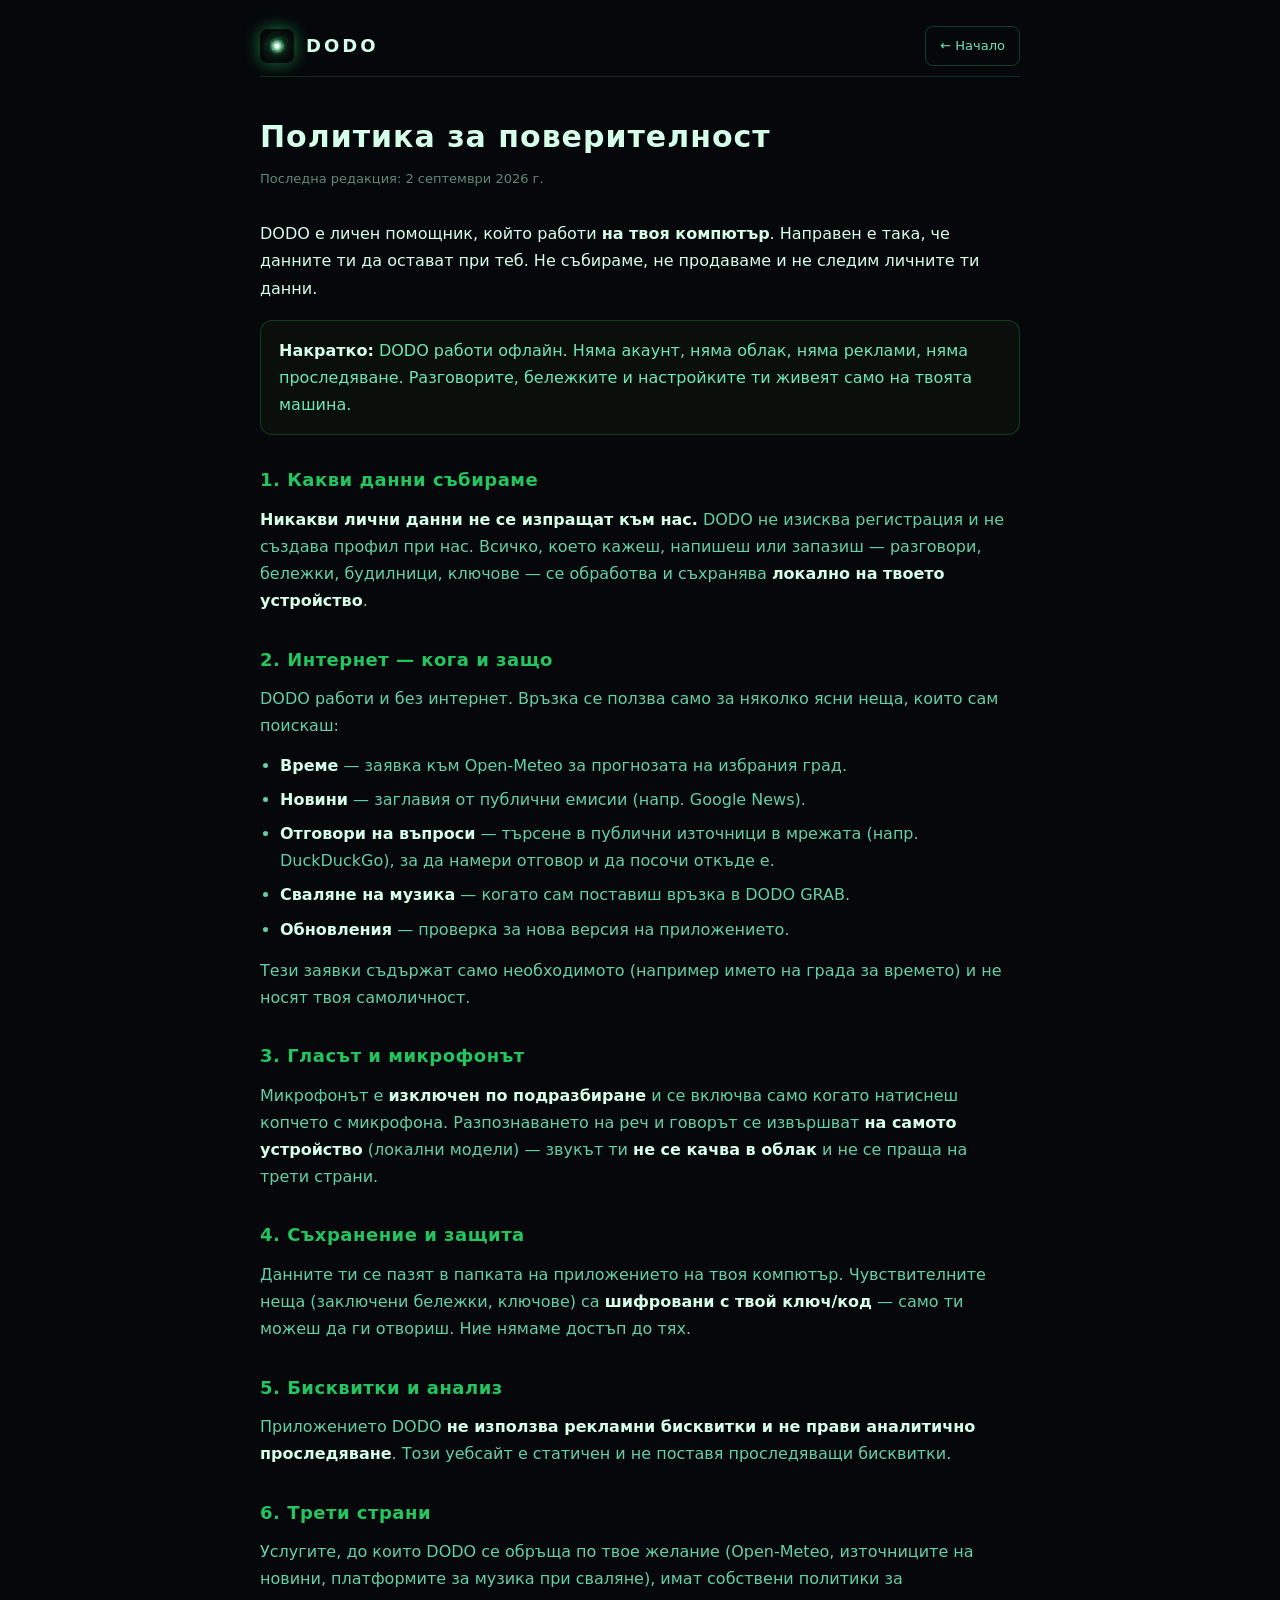
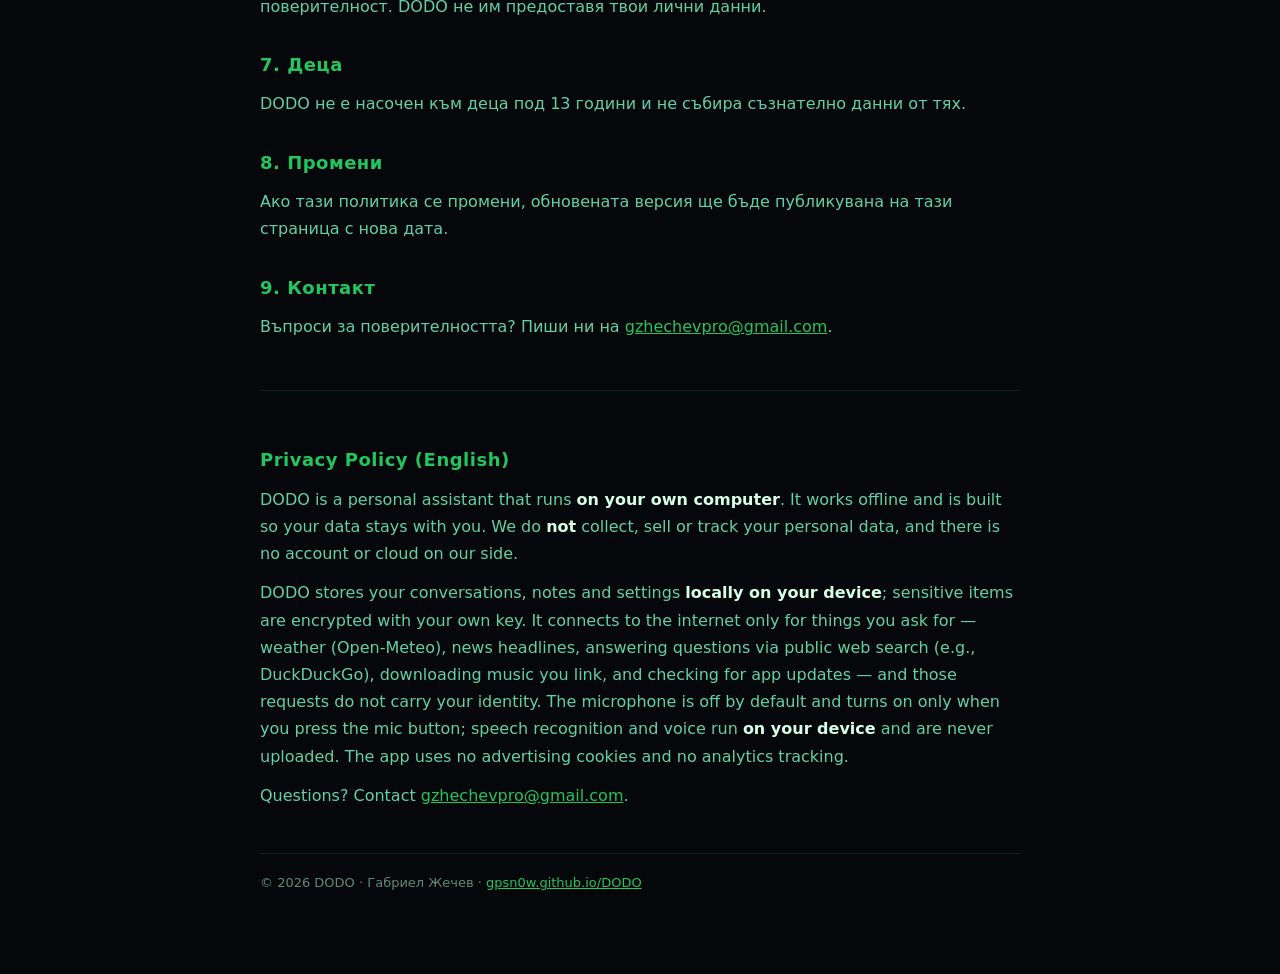
<file: privacy.html>
<!DOCTYPE html>
<html lang="bg">
<head>
<meta charset="UTF-8">
<meta name="viewport" content="width=device-width, initial-scale=1">
<title>Политика за поверителност — DODO</title>
<meta name="description" content="Политиката за поверителност на DODO: приложението работи на твоя компютър, не събира лични данни и не ги праща навън.">
<link rel="canonical" href="https://gpsn0w.github.io/DODO/privacy.html">
<link rel="icon" href="logo.png" type="image/png">
<style>
  :root{ --bg:#05070a; --panel:#0a0f0c; --green:#22c55e; --mint:#6ee7b7; --bright:#d6ffe9; --dim:#5f8a76; }
  *{ box-sizing:border-box; margin:0; padding:0; }
  body{ background:var(--bg); color:var(--mint); font-family:'Segoe UI',system-ui,-apple-system,sans-serif;
        line-height:1.7; padding:0 20px 80px; }
  .wrap{ max-width:760px; margin:0 auto; }
  header{ padding:26px 0 10px; border-bottom:1px solid rgba(34,197,94,.2); margin-bottom:34px;
          display:flex; align-items:center; gap:12px; }
  header img{ width:34px; height:34px; filter:drop-shadow(0 0 8px rgba(34,197,94,.6)); }
  header .name{ font-weight:800; letter-spacing:3px; color:var(--bright); font-size:18px; }
  header a{ margin-left:auto; color:var(--mint); text-decoration:none; font-size:13px;
            border:1px solid rgba(34,197,94,.3); padding:8px 14px; border-radius:8px; }
  header a:hover{ background:rgba(34,197,94,.1); }
  h1{ font-size:30px; color:var(--bright); letter-spacing:1px; margin-bottom:6px; }
  .updated{ color:var(--dim); font-size:13px; margin-bottom:30px; }
  h2{ color:var(--green); font-size:18px; letter-spacing:.5px; margin:30px 0 10px; }
  p{ margin-bottom:12px; color:rgba(110,231,183,.9); }
  ul{ margin:0 0 14px 20px; color:rgba(110,231,183,.9); }
  li{ margin-bottom:7px; }
  b{ color:var(--bright); }
  a{ color:var(--green); }
  .lead{ color:var(--bright); font-size:16px; }
  .box{ background:var(--panel); border:1px solid rgba(34,197,94,.25); border-radius:12px;
        padding:16px 18px; margin:18px 0; }
  footer{ margin-top:44px; padding-top:18px; border-top:1px solid rgba(34,197,94,.18);
          color:var(--dim); font-size:13px; }
  .en{ margin-top:50px; padding-top:24px; border-top:1px solid rgba(34,197,94,.18); }
</style>
</head>
<body>
<div class="wrap">
  <header>
    <img src="logo.png" alt="DODO">
    <span class="name">DODO</span>
    <a href="index.html">← Начало</a>
  </header>

  <h1>Политика за поверителност</h1>
  <div class="updated">Последна редакция: 2 септември 2026 г.</div>

  <p class="lead">DODO е личен помощник, който работи <b>на твоя компютър</b>. Направен е така, че данните ти да остават при теб. Не събираме, не продаваме и не следим личните ти данни.</p>

  <div class="box">
    <b>Накратко:</b> DODO работи офлайн. Няма акаунт, няма облак, няма реклами, няма проследяване. Разговорите, бележките и настройките ти живеят само на твоята машина.
  </div>

  <h2>1. Какви данни събираме</h2>
  <p><b>Никакви лични данни не се изпращат към нас.</b> DODO не изисква регистрация и не създава профил при нас. Всичко, което кажеш, напишеш или запазиш — разговори, бележки, будилници, ключове — се обработва и съхранява <b>локално на твоето устройство</b>.</p>

  <h2>2. Интернет — кога и защо</h2>
  <p>DODO работи и без интернет. Връзка се ползва само за няколко ясни неща, които сам поискаш:</p>
  <ul>
    <li><b>Време</b> — заявка към Open-Meteo за прогнозата на избрания град.</li>
    <li><b>Новини</b> — заглавия от публични емисии (напр. Google News).</li>
    <li><b>Отговори на въпроси</b> — търсене в публични източници в мрежата (напр. DuckDuckGo), за да намери отговор и да посочи откъде е.</li>
    <li><b>Сваляне на музика</b> — когато сам поставиш връзка в DODO GRAB.</li>
    <li><b>Обновления</b> — проверка за нова версия на приложението.</li>
  </ul>
  <p>Тези заявки съдържат само необходимото (например името на града за времето) и не носят твоя самоличност.</p>

  <h2>3. Гласът и микрофонът</h2>
  <p>Микрофонът е <b>изключен по подразбиране</b> и се включва само когато натиснеш копчето с микрофона. Разпознаването на реч и говорът се извършват <b>на самото устройство</b> (локални модели) — звукът ти <b>не се качва в облак</b> и не се праща на трети страни.</p>

  <h2>4. Съхранение и защита</h2>
  <p>Данните ти се пазят в папката на приложението на твоя компютър. Чувствителните неща (заключени бележки, ключове) са <b>шифровани с твой ключ/код</b> — само ти можеш да ги отвориш. Ние нямаме достъп до тях.</p>

  <h2>5. Бисквитки и анализ</h2>
  <p>Приложението DODO <b>не използва рекламни бисквитки и не прави аналитично проследяване</b>. Този уебсайт е статичен и не поставя проследяващи бисквитки.</p>

  <h2>6. Трети страни</h2>
  <p>Услугите, до които DODO се обръща по твое желание (Open-Meteo, източниците на новини, платформите за музика при сваляне), имат собствени политики за поверителност. DODO не им предоставя твои лични данни.</p>

  <h2>7. Деца</h2>
  <p>DODO не е насочен към деца под 13 години и не събира съзнателно данни от тях.</p>

  <h2>8. Промени</h2>
  <p>Ако тази политика се промени, обновената версия ще бъде публикувана на тази страница с нова дата.</p>

  <h2>9. Контакт</h2>
  <p>Въпроси за поверителността? Пиши ни на <a href="mailto:gzhechevpro@gmail.com">gzhechevpro@gmail.com</a>.</p>

  <div class="en">
    <h2>Privacy Policy (English)</h2>
    <p>DODO is a personal assistant that runs <b>on your own computer</b>. It works offline and is built so your data stays with you. We do <b>not</b> collect, sell or track your personal data, and there is no account or cloud on our side.</p>
    <p>DODO stores your conversations, notes and settings <b>locally on your device</b>; sensitive items are encrypted with your own key. It connects to the internet only for things you ask for — weather (Open-Meteo), news headlines, answering questions via public web search (e.g., DuckDuckGo), downloading music you link, and checking for app updates — and those requests do not carry your identity. The microphone is off by default and turns on only when you press the mic button; speech recognition and voice run <b>on your device</b> and are never uploaded. The app uses no advertising cookies and no analytics tracking.</p>
    <p>Questions? Contact <a href="mailto:gzhechevpro@gmail.com">gzhechevpro@gmail.com</a>.</p>
  </div>

  <footer>© 2026 DODO · Габриел Жечев · <a href="index.html">gpsn0w.github.io/DODO</a></footer>
</div>
</body>
</html>
</file>
<file: style.css>
/*
Theme Name: DODO Assistant
Theme URI: https://dodo.ai
Author: Габриел Жечев, Емил Жечев
Description: Тема за DODO Assistant в неоново-зеления HUD стил на самото приложение — Orbitron + Share Tech Mono, светещо ядро от частици, панели със скоби и сканиращо сияние. Едностраничен hero + секции, плюс класически шаблони за страници и записи. Самостоятелна: шрифтовете, three.js и логото са вградени.
Version: 1.0.0
Requires at least: 6.0
Tested up to: 6.6
Requires PHP: 7.4
License: GNU General Public License v2 or later
License URI: https://www.gnu.org/licenses/gpl-2.0.html
Text Domain: dodo-assistant
Tags: dark, one-column, custom-menu, custom-logo, featured-images, translation-ready, technology
*/

/* ================= ШРИФТОВЕ (местни, без чужди заявки) =================
   woff2-ите нямат кирилица; за българския текст пада на системен шрифт,
   точно както в самото приложение. */
@font-face {
    font-family: 'Orbitron';
    font-style: normal;
    font-weight: 400 900;
    font-display: swap;
    src: url('orbitron.woff2?v=2') format('woff2');
}
@font-face {
    font-family: 'Share Tech Mono';
    font-style: normal;
    font-weight: 400;
    font-display: swap;
    src: url('share-tech-mono-400.woff2') format('woff2');
}

/* ========================= ПАЛИТРА (1:1 с DODO) ========================= */
:root {
    --ink:      #030506;   /* най-тъмното — фонът */
    --ink-2:    #05100a;
    --panel:    #0a1410;
    --panel-2:  #0b1410;
    --line-dk:  #0d2b1c;
    --green-dk: #14532d;
    --green-2:  #1c7a44;
    --green:    #22c55e;   /* неоновото */
    --mint:     #6ee7b7;   /* текстът */
    --bright:   #d6ffe9;   /* връхната светлина */

    --rgb-green: 34, 197, 94;
    --rgb-mint:  110, 231, 183;
    --rgb-bright:214, 255, 233;

    --font-head: 'Orbitron', 'Rajdhani', ui-sans-serif, system-ui, sans-serif;
    --font-mono: 'Share Tech Mono', ui-monospace, 'SF Mono', Menlo, Consolas, monospace;

    --bar-h: 56px;
    --maxw: 1140px;
}

/* ============================== ОСНОВА ============================== */
* { margin: 0; padding: 0; box-sizing: border-box; }

html { scroll-behavior: smooth; scroll-padding-top: var(--bar-h);
    overscroll-behavior-y: none;   /* спира „гумения" отскок/самодърпане на телефона */
}

body {
    background: var(--ink);
    color: var(--mint);
    font-family: var(--font-mono);
    font-size: 16px;
    line-height: 1.6;
    letter-spacing: 0.2px;
    -webkit-font-smoothing: antialiased;
    overflow-x: hidden;
    overscroll-behavior-y: none;
    position: relative;
    min-height: 100vh;
    min-height: 100svh;
}

/* 3D фонът от частици (bg-field.js): цял екран, зад съдържанието, не пипа
   кликовете. Над градиента, под мрежата/съдържанието. */
#bgField {
    position: fixed;
    inset: 0;
    width: 100%;
    height: 100%;
    z-index: -1;
    pointer-events: none;
    opacity: 0.55;
}

/* Малък етикет „beta" на функция, която още не е напълно готова —
   стои в горния десен ъгъл на картата, като етикет на прозорец. */
.panel.feature { position: relative; }
.beta-tag {
    position: absolute;
    top: 16px;
    right: 16px;
    margin-left: 0;
    padding: 2px 9px;
    font-size: 10px;
    font-family: 'Share Tech Mono', monospace;
    letter-spacing: 1px;
    text-transform: uppercase;
    line-height: 1.4;
    color: var(--mint, #6ee7b7);
    border: 1px solid rgba(var(--rgb-green), 0.5);
    border-radius: 999px;
    background: rgba(var(--rgb-green), 0.12);
}

/* Фонът: мрежа + меко зелено сияние + винетка + скан-линии — като HUD. */
body::before {
    content: "";
    position: fixed;
    inset: 0;
    z-index: -2;
    background:
        radial-gradient(1200px 700px at 78% -10%, rgba(var(--rgb-green), 0.16), transparent 60%),
        radial-gradient(900px 600px at 8% 108%, rgba(var(--rgb-green), 0.10), transparent 60%),
        linear-gradient(180deg, #04100a 0%, var(--ink) 55%, #020906 100%);
}
body::after {
    content: "";
    position: fixed;
    inset: 0;
    z-index: -1;
    pointer-events: none;
    background-image:
        linear-gradient(rgba(var(--rgb-green), 0.045) 1px, transparent 1px),
        linear-gradient(90deg, rgba(var(--rgb-green), 0.045) 1px, transparent 1px),
        repeating-linear-gradient(0deg, transparent 0 2px, rgba(0,0,0,0.18) 2px 3px);
    background-size: 44px 44px, 44px 44px, 100% 3px;
    mask-image: radial-gradient(120% 120% at 50% 30%, #000 55%, transparent 100%);
}

a { color: var(--mint); text-decoration: none; transition: color .15s; }
a:hover { color: var(--bright); }

img { max-width: 100%; height: auto; }

::selection { background: rgba(var(--rgb-green), 0.3); color: var(--bright); }

/* Скролбар в стил */
::-webkit-scrollbar { width: 10px; height: 10px; }
::-webkit-scrollbar-track { background: #04100a; }
::-webkit-scrollbar-thumb { background: rgba(var(--rgb-green), 0.35); border-radius: 6px; }
::-webkit-scrollbar-thumb:hover { background: rgba(var(--rgb-green), 0.6); }

/* Общ контейнер */
.wrap { width: 100%; max-width: var(--maxw); margin: 0 auto; padding: 0 24px; }

/* Достъпност: четци на екран и прескачаща връзка */
.screen-reader-text {
    position: absolute !important;
    width: 1px; height: 1px;
    overflow: hidden; clip: rect(1px, 1px, 1px, 1px);
    white-space: nowrap; border: 0; padding: 0; margin: -1px;
}
.skip-link:focus {
    position: fixed; top: 8px; left: 8px; z-index: 200;
    width: auto; height: auto; clip: auto;
    padding: 10px 16px;
    background: var(--green); color: var(--ink);
    font-family: var(--font-mono); letter-spacing: 1px;
}

/* ============================== ЗАГЛАВИЯ ============================== */
h1, h2, h3, h4 {
    font-family: var(--font-head);
    color: var(--bright);
    line-height: 1.15;
    letter-spacing: 1px;
    font-weight: 700;
}

/* Малкото етикетче над секция — „// COMMS LAB" в приложението. */
.eyebrow {
    display: inline-flex;
    align-items: center;
    gap: 8px;
    font-family: var(--font-mono);
    font-size: 11px;
    letter-spacing: 3px;
    text-transform: uppercase;
    color: var(--green);
    padding: 5px 12px;
    border: 1px solid rgba(var(--rgb-green), 0.35);
    background: rgba(var(--rgb-green), 0.06);
    margin-bottom: 18px;
}
.eyebrow::before { content: "▸"; opacity: 0.8; }

/* ========================= ГОРНА HUD ЛЕНТА ========================= */
.hud-bar {
    position: fixed;
    top: 0; left: 0; right: 0;
    height: var(--bar-h);
    z-index: 100;
    display: flex;
    align-items: center;
    gap: 18px;
    padding: 0 24px;
    background: rgba(4, 12, 8, 0.72);
    backdrop-filter: blur(12px);
    -webkit-backdrop-filter: blur(12px);
    border-bottom: 1px solid rgba(var(--rgb-green), 0.22);
}
/* Тънката течаща светлина под лентата — като Alexa/дока. */
.hud-bar::after {
    content: "";
    position: absolute;
    left: 0; bottom: -1px;
    height: 1px; width: 100%;
    background: linear-gradient(90deg, transparent, var(--green), var(--bright), var(--green), transparent);
    background-size: 200% 100%;
    animation: flow 6s linear infinite;
    opacity: 0.7;
}
@keyframes flow { to { background-position: 200% 0; } }

.brand { display: flex; align-items: center; gap: 11px; flex: none; }
.brand img { width: 30px; height: 30px; filter: drop-shadow(0 0 8px rgba(var(--rgb-green), 0.6)); }
.brand .name {
    font-family: var(--font-head);
    font-weight: 900;
    font-size: 20px;
    letter-spacing: 4px;
    color: var(--bright);
    text-shadow: 0 0 14px rgba(var(--rgb-green), 0.5);
}
.brand .name b { color: var(--green); }
/* Значка „пробна версия" / „Beta" до логото — малка капсула в HUD стил. */
.brand-beta {
    padding: 2px 8px;
    font-size: 10px;
    font-family: 'Share Tech Mono', monospace;
    letter-spacing: 1px;
    text-transform: uppercase;
    line-height: 1.3;
    color: var(--mint, #6ee7b7);
    border: 1px solid rgba(var(--rgb-green), 0.5);
    border-radius: 999px;
    background: rgba(var(--rgb-green), 0.12);
    white-space: nowrap;
    align-self: center;
}
@media (max-width: 560px) {
    .brand-beta { font-size: 8px; padding: 2px 6px; letter-spacing: .5px; }
}

.nav { display: flex; align-items: center; gap: 4px; margin-left: auto; }
.nav a {
    font-size: 12px;
    letter-spacing: 1.5px;
    text-transform: uppercase;
    color: rgba(var(--rgb-mint), 0.75);
    padding: 8px 12px;
    border: 1px solid transparent;
    transition: color .15s, border-color .15s, background .15s;
}
.nav a:hover, .nav a.current { color: var(--bright); border-color: rgba(var(--rgb-green), 0.35); background: rgba(var(--rgb-green), 0.06); }

.bar-clock {
    flex: none;
    font-size: 12px;
    letter-spacing: 2px;
    color: var(--green);
    padding-left: 16px;
    margin-left: 4px;
    border-left: 1px solid rgba(var(--rgb-green), 0.25);
}

/* Хамбургер — само на телефон */
.nav-toggle {
    display: none;
    margin-left: auto;
    width: 40px; height: 34px;
    background: none;
    border: 1px solid rgba(var(--rgb-green), 0.35);
    color: var(--mint);
    font-size: 18px;
    cursor: pointer;
}

/* ============================== БУТОНИ ============================== */
.btn {
    display: inline-flex;
    align-items: center;
    gap: 10px;
    font-family: var(--font-mono);
    font-size: 14px;
    letter-spacing: 1.5px;
    text-transform: uppercase;
    color: var(--mint);
    padding: 13px 24px;
    border: 1px solid rgba(var(--rgb-green), 0.5);
    background: rgba(var(--rgb-green), 0.07);
    cursor: pointer;
    position: relative;
    transition: background .18s, border-color .18s, color .18s, box-shadow .18s, transform .1s;
}
.btn:hover {
    color: var(--ink);
    background: var(--green);
    border-color: var(--green);
    box-shadow: 0 0 26px rgba(var(--rgb-green), 0.45);
}
.btn:active { transform: translateY(1px); }
.btn.ghost { background: transparent; }
.btn.ghost:hover { color: var(--ink); background: var(--mint); border-color: var(--mint); }
.btn .kbd {
    font-size: 11px;
    letter-spacing: 1px;
    padding: 2px 6px;
    border: 1px solid currentColor;
    opacity: 0.75;
    border-radius: 3px;
}

/* ============================== HERO ============================== */
.hero {
    position: relative;
    min-height: 100vh;
    min-height: 100svh;   /* мобилно: не скача, когато address bar-ът се крие/показва */
    display: flex;
    align-items: center;
    padding: calc(var(--bar-h) + 40px) 0 60px;
}
.hero .wrap { display: grid; grid-template-columns: 1.05fr 0.95fr; gap: 40px; align-items: center; }

.hero-copy .status {
    display: inline-flex; align-items: center; gap: 9px;
    font-size: 12px; letter-spacing: 2px; text-transform: uppercase;
    color: var(--green); margin-bottom: 22px;
}
.hero-copy .status .dot {
    width: 9px; height: 9px; border-radius: 50%;
    background: var(--green); box-shadow: 0 0 10px var(--green);
    animation: beat 1.6s ease-in-out infinite;
}
@keyframes beat { 0%,100% { opacity: 1; transform: scale(1); } 50% { opacity: .5; transform: scale(.7); } }

.hero h1 {
    font-size: clamp(44px, 8vw, 96px);
    font-weight: 900;
    letter-spacing: 6px;
    margin-bottom: 6px;
    text-shadow: 0 0 34px rgba(var(--rgb-green), 0.35);
}
.hero h1 b { color: var(--green); }
.hero .tagline {
    font-size: clamp(15px, 2.2vw, 20px);
    color: var(--mint);
    max-width: 34ch;
    margin: 14px 0 30px;
}
.hero .cta { display: flex; flex-wrap: wrap; gap: 14px; }

/* Ядрото — контейнер за three.js */
.hero-core-holder {
    position: relative;
    aspect-ratio: 1 / 1;
    width: 100%;
    max-width: 520px;
    margin-left: auto;
}
#dodo-hero-core { position: absolute; inset: 0; }
#dodo-hero-core canvas { width: 100% !important; height: 100% !important; }
/* Ако three.js не тръгне — резервно лого със сияние */
.hero-core-holder .fallback {
    position: absolute; inset: 0;
    display: grid; place-items: center;
}
.hero-core-holder .fallback img {
    width: 55%; filter: drop-shadow(0 0 40px rgba(var(--rgb-green), 0.6));
    animation: beat 2.4s ease-in-out infinite;
}

.scroll-hint {
    position: absolute; left: 50%; bottom: 22px; transform: translateX(-50%);
    font-size: 11px; letter-spacing: 3px; text-transform: uppercase;
    color: rgba(var(--rgb-mint), 0.5); text-align: center;
}
.scroll-hint span { display: block; font-size: 16px; animation: bob 1.8s ease-in-out infinite; }
@keyframes bob { 0%,100% { transform: translateY(0); } 50% { transform: translateY(6px); } }

/* ============================== СЕКЦИИ ============================== */
.section { padding: 84px 0; position: relative; }
.section-head { max-width: 720px; margin-bottom: 44px; }
.section-head h2 { font-size: clamp(26px, 4vw, 40px); letter-spacing: 2px; }
.section-head p { margin-top: 14px; color: rgba(var(--rgb-mint), 0.8); }
.section.alt { background: rgba(var(--rgb-green), 0.025); border-top: 1px solid rgba(var(--rgb-green), 0.12); border-bottom: 1px solid rgba(var(--rgb-green), 0.12); }

/* HUD панел със скоби в ъглите */
.panel {
    position: relative;
    background: linear-gradient(180deg, rgba(10,20,16,0.9), rgba(6,14,10,0.9));
    border: 1px solid rgba(var(--rgb-green), 0.28);
    padding: 26px;
}
.panel::before, .panel::after {
    content: ""; position: absolute; width: 14px; height: 14px; pointer-events: none;
    border: 2px solid var(--green);
}
.panel::before { top: -1px; left: -1px; border-right: 0; border-bottom: 0; }
.panel::after { bottom: -1px; right: -1px; border-left: 0; border-top: 0; }

/* Мрежа с възможности */
.grid { display: grid; gap: 20px; grid-template-columns: repeat(3, 1fr); }
.feature { transition: transform .18s, border-color .18s, box-shadow .18s; }
.feature:hover { transform: translateY(-4px); border-color: rgba(var(--rgb-green), 0.6); box-shadow: 0 14px 40px rgba(0,0,0,0.5), 0 0 22px rgba(var(--rgb-green), 0.12); }
.feature .ico {
    width: 46px; height: 46px; display: grid; place-items: center;
    font-size: 22px; margin-bottom: 16px;
    border: 1px solid rgba(var(--rgb-green), 0.4);
    background: rgba(var(--rgb-green), 0.08);
    color: var(--bright);
}
.feature h3 { font-size: 17px; letter-spacing: 1px; margin-bottom: 9px; }
.feature p { font-size: 14px; color: rgba(var(--rgb-mint), 0.8); }

/* ============================== ИЗТЕГЛЯНЕ ============================== */
.download-grid { display: grid; grid-template-columns: repeat(2, 1fr); gap: 20px; max-width: 780px; margin: 0 auto; }
.dl {
    text-align: center; padding: 34px 26px;
    display: flex; flex-direction: column; align-items: center; gap: 12px;
}
.dl .os { font-size: 40px; }
.dl h3 { font-size: 20px; letter-spacing: 2px; }
.dl .ver { font-size: 12px; letter-spacing: 2px; color: var(--green); }
.dl .note { font-size: 12px; color: rgba(var(--rgb-mint), 0.6); }

.pledge {
    max-width: 780px; margin: 26px auto 0; text-align: center;
    font-size: 13px; letter-spacing: 1px; color: rgba(var(--rgb-mint), 0.7);
}
.pledge b { color: var(--green); }

/* ============================== ЗА ПРОЕКТА / КОНТАКТ ============================== */
.about-grid { display: grid; grid-template-columns: 1.2fr 0.8fr; gap: 24px; align-items: start; }
.about-grid p { margin-bottom: 14px; color: rgba(var(--rgb-mint), 0.85); }
.contact-list { list-style: none; display: flex; flex-direction: column; gap: 14px; }
.contact-list li { display: flex; flex-direction: column; gap: 3px; }
.contact-list .k { font-size: 11px; letter-spacing: 2px; text-transform: uppercase; color: var(--green); }
.contact-list .v { font-size: 15px; color: var(--bright); word-break: break-word; }

/* ============================== ФУТЪР ============================== */
.site-footer {
    border-top: 1px solid rgba(var(--rgb-green), 0.2);
    padding: 34px 0;
    background: rgba(2, 9, 6, 0.6);
}
.site-footer .wrap { display: flex; flex-wrap: wrap; gap: 16px; align-items: center; justify-content: space-between; }
.site-footer .fbrand { display: flex; align-items: center; gap: 10px; }
.site-footer .fbrand img { width: 24px; height: 24px; }
.site-footer .fbrand span { font-family: var(--font-head); letter-spacing: 3px; color: var(--bright); }
.site-footer small { color: rgba(var(--rgb-mint), 0.6); letter-spacing: 1px; font-size: 12px; }

/* ============================== РАЗКРИВАНЕ ПРИ СКРОЛ ============================== */
.reveal { opacity: 0; transform: translateY(24px); transition: opacity .6s ease, transform .6s cubic-bezier(.2,.8,.25,1); }
.reveal.in { opacity: 1; transform: none; }

/* ================= КЛАСИЧЕСКИ СТРАНИЦИ/ЗАПИСИ (page.php) ================= */
.page-body { padding: calc(var(--bar-h) + 60px) 0 80px; }
.page-body .entry { max-width: 820px; margin: 0 auto; }
.page-body .entry-title { font-size: clamp(28px, 5vw, 46px); letter-spacing: 2px; margin-bottom: 24px; }
.page-body .content p { margin-bottom: 18px; }
.page-body .content h2 { font-size: 26px; margin: 30px 0 14px; }
.page-body .content h3 { font-size: 20px; margin: 24px 0 12px; }
.page-body .content ul, .page-body .content ol { margin: 0 0 18px 22px; }
.page-body .content li { margin-bottom: 8px; }
.page-body .content a { border-bottom: 1px solid rgba(var(--rgb-green), 0.4); }
.page-body .content blockquote {
    border-left: 3px solid var(--green);
    padding: 6px 18px; margin: 18px 0;
    background: rgba(var(--rgb-green), 0.05);
    color: var(--bright);
}
.page-body .content img { border: 1px solid rgba(var(--rgb-green), 0.25); }
.page-body .content code {
    font-family: var(--font-mono);
    background: rgba(var(--rgb-green), 0.1);
    padding: 2px 6px; color: var(--bright);
}
.alignright { float: right; margin: 0 0 16px 20px; }
.alignleft { float: left; margin: 0 20px 16px 0; }
.aligncenter { display: block; margin: 0 auto 16px; }
.wp-caption-text { font-size: 12px; color: rgba(var(--rgb-mint), 0.6); }

/* Навигация между записи, коментари — пестелив стил */
.post-nav { display: flex; justify-content: space-between; margin-top: 40px; gap: 12px; }

/* ============================== ТИКЕР С ВЪЗМОЖНОСТИ ============================== */
.ticker {
    border-top: 1px solid rgba(var(--rgb-green), 0.18);
    border-bottom: 1px solid rgba(var(--rgb-green), 0.18);
    background: rgba(var(--rgb-green), 0.04);
    overflow: hidden;
    white-space: nowrap;
    padding: 11px 0;
}
.ticker-track {
    display: inline-flex;
    gap: 34px;
    padding-left: 34px;
    animation: marquee 32s linear infinite;
    will-change: transform;
}
.ticker:hover .ticker-track { animation-play-state: paused; }
.ticker-track span {
    font-family: var(--font-mono);
    font-size: 13px;
    letter-spacing: 2px;
    text-transform: uppercase;
    color: rgba(var(--rgb-mint), 0.8);
    display: inline-flex; align-items: center; gap: 12px;
}
.ticker-track span::after { content: "◈"; color: var(--green); opacity: 0.7; }
@keyframes marquee { from { transform: translateX(0); } to { transform: translateX(-50%); } }

/* ============================== БРОЯЧИ / СТАТИСТИКА ============================== */
.stats {
    display: grid; grid-template-columns: repeat(4, 1fr); gap: 18px;
    margin-top: 34px;
}
.stat { text-align: center; padding: 22px 12px; }
.stat .num {
    font-family: var(--font-head); font-weight: 900;
    font-size: clamp(28px, 5vw, 44px);
    color: var(--bright); letter-spacing: 1px;
    text-shadow: 0 0 22px rgba(var(--rgb-green), 0.35);
    line-height: 1;
}
.stat .num b { color: var(--green); }
.stat .lab {
    margin-top: 10px; font-size: 11px; letter-spacing: 2px;
    text-transform: uppercase; color: rgba(var(--rgb-mint), 0.65);
}

/* ============================== ЖИВО ДЕМО — ТЕРМИНАЛ ============================== */
.demo-grid { display: grid; grid-template-columns: 0.9fr 1.1fr; gap: 26px; align-items: center; }
.terminal {
    background: linear-gradient(180deg, rgba(3,10,7,0.96), rgba(2,7,5,0.96));
    border: 1px solid rgba(var(--rgb-green), 0.32);
    box-shadow: 0 20px 60px rgba(0,0,0,0.55), 0 0 26px rgba(var(--rgb-green), 0.08) inset;
    overflow: hidden;
}
.term-head {
    display: flex; align-items: center; gap: 8px;
    padding: 11px 14px;
    border-bottom: 1px solid rgba(var(--rgb-green), 0.2);
    background: rgba(var(--rgb-green), 0.05);
}
.term-head i { width: 11px; height: 11px; border-radius: 50%; background: rgba(var(--rgb-green), 0.5); display: inline-block; }
.term-head i:nth-child(1) { background: #ff5f56; opacity: 0.7; }
.term-head i:nth-child(2) { background: #ffbd2e; opacity: 0.7; }
.term-head i:nth-child(3) { background: var(--green); }
.term-head .tt { margin-left: 8px; font-size: 11px; letter-spacing: 2px; color: rgba(var(--rgb-mint), 0.6); text-transform: uppercase; }
.term-body {
    padding: 20px 18px; min-height: 320px;
    font-family: var(--font-mono); font-size: 14px; line-height: 1.7;
}
.term-body .line { margin-bottom: 6px; white-space: pre-wrap; }
.term-body .you { color: var(--bright); }
.term-body .you::before { content: "› "; color: var(--green); }
.term-body .dodo { color: var(--mint); }
.term-body .dodo::before { content: "◈ DODO: "; color: var(--green); opacity: 0.85; }
.term-cursor { display: inline-block; width: 9px; height: 16px; background: var(--green); margin-left: 2px; vertical-align: text-bottom; animation: cursor 1s step-end infinite; }
@keyframes cursor { 50% { opacity: 0; } }

/* ============================== ПОВЕРИТЕЛНОСТ / ПОТОК ============================== */
.flow { display: flex; align-items: center; justify-content: center; gap: 12px; flex-wrap: wrap; margin-top: 12px; }
.flow-node {
    padding: 14px 20px; border: 1px solid rgba(var(--rgb-green), 0.4);
    background: rgba(var(--rgb-green), 0.06); font-size: 13px; letter-spacing: 1px;
    color: var(--bright);
}
.flow-node.machine { border-color: var(--green); box-shadow: 0 0 22px rgba(var(--rgb-green), 0.2); }
.flow-node.out { border-style: dashed; color: rgba(var(--rgb-mint), 0.7); }
.flow .arr { color: var(--green); font-size: 20px; }
.flow .arr small { display: block; font-size: 9px; letter-spacing: 1px; color: rgba(var(--rgb-mint), 0.5); text-align: center; }

/* Разделителна светеща черта между секции */
.divider { height: 1px; background: linear-gradient(90deg, transparent, rgba(var(--rgb-green),0.5), transparent); margin: 0; position: relative; }
.divider::after {
    content: ""; position: absolute; top: -1px; left: 0; width: 30%; height: 3px;
    background: linear-gradient(90deg, transparent, var(--bright), transparent);
    animation: sweep 5s ease-in-out infinite;
}
@keyframes sweep { 0% { left: -30%; } 100% { left: 100%; } }

/* Стъпаловидно разкриване в мрежи */
.grid .reveal:nth-child(1) { transition-delay: .00s; }
.grid .reveal:nth-child(2) { transition-delay: .06s; }
.grid .reveal:nth-child(3) { transition-delay: .12s; }
.grid .reveal:nth-child(4) { transition-delay: .18s; }
.grid .reveal:nth-child(5) { transition-delay: .24s; }
.grid .reveal:nth-child(6) { transition-delay: .30s; }
.grid .reveal:nth-child(7) { transition-delay: .36s; }
.grid .reveal:nth-child(8) { transition-delay: .42s; }
.grid .reveal:nth-child(9) { transition-delay: .48s; }

/* Значка „ново/прототип" на карта */
.feature .tag {
    position: absolute; top: 12px; right: 12px;
    font-size: 9px; letter-spacing: 1.5px; text-transform: uppercase;
    padding: 3px 7px; border: 1px solid rgba(var(--rgb-green), 0.4);
    color: var(--green); background: rgba(var(--rgb-green), 0.08);
}

/* ============================== ЛЕНТА ЗА ПРОГРЕС (най-горе) ============================== */
.scroll-progress {
    position: fixed; top: 0; left: 0; height: 3px; width: 0;
    z-index: 101;
    background: linear-gradient(90deg, var(--green), var(--bright));
    box-shadow: 0 0 12px rgba(var(--rgb-green), 0.7);
    transition: width .1s linear;
}

/* ============================== ПОЯВЯВАНЕ НА HERO ============================== */
@keyframes fadeUp { from { opacity: 0; transform: translateY(22px); } to { opacity: 1; transform: none; } }
@keyframes coreIn { from { opacity: 0; transform: scale(.85); } to { opacity: 1; transform: none; } }
@keyframes titleGlow {
    0%, 100% { text-shadow: 0 0 34px rgba(var(--rgb-green), 0.35); }
    50%      { text-shadow: 0 0 48px rgba(var(--rgb-green), 0.65); }
}
.hero .status.load-1, .hero .tagline.load-3, .hero .cta.load-4 {
    opacity: 0; animation: fadeUp .7s cubic-bezier(.2,.8,.25,1) forwards;
}
.hero .status.load-1 { animation-delay: .05s; }
.hero .tagline.load-3 { animation-delay: .34s; }
.hero .cta.load-4 { animation-delay: .48s; }
.hero h1 {
    opacity: 0;
    animation: fadeUp .7s cubic-bezier(.2,.8,.25,1) .18s forwards,
               titleGlow 3.6s ease-in-out 1.3s infinite;
}
.hero-core-holder.load-core { opacity: 0; animation: coreIn 1s ease .3s forwards; }
/* Ядрото леко „диша" нагоре-надолу */
.hero-core-holder.load-core { animation: coreIn 1s ease .3s forwards, float 6s ease-in-out 1.3s infinite; }
@keyframes float { 0%,100% { transform: translateY(0); } 50% { transform: translateY(-12px); } }

/* ============================== СВЕТВАНЕ ПО БУТОНИТЕ ============================== */
.btn { overflow: hidden; }
.btn::before {
    content: ""; position: absolute; top: 0; left: -130%;
    width: 55%; height: 100%;
    background: linear-gradient(120deg, transparent, rgba(255,255,255,0.35), transparent);
    transform: skewX(-20deg);
    transition: left .55s ease;
    pointer-events: none;
}
.btn:hover::before { left: 140%; }

/* ============================== КАК РАБОТИ — 3 СТЪПКИ ============================== */
.steps { display: grid; grid-template-columns: repeat(3, 1fr); gap: 22px; position: relative; }
.steps::before {
    content: ""; position: absolute; top: 62px; left: 17%; right: 17%; height: 2px;
    background: linear-gradient(90deg, rgba(var(--rgb-green),0.15), var(--green), rgba(var(--rgb-green),0.15));
    z-index: 0;
}
.step { text-align: center; padding: 30px 18px; position: relative; z-index: 1; }
.step-no {
    width: 64px; height: 64px; margin: 0 auto 18px;
    display: grid; place-items: center;
    font-family: var(--font-head); font-weight: 900; font-size: 26px;
    color: var(--ink); background: var(--green); border-radius: 50%;
    box-shadow: 0 0 0 6px rgba(var(--rgb-green), 0.12), 0 0 30px rgba(var(--rgb-green), 0.5);
}
.step:hover .step-no { animation: pop .5s ease; }
@keyframes pop { 50% { transform: scale(1.12); } }
.step h3 { font-size: 19px; letter-spacing: 1px; margin-bottom: 8px; }
.step p { font-size: 14px; color: rgba(var(--rgb-mint), 0.82); }

/* ============================== УРОК / SETUP ============================== */
.guide { display: grid; gap: 14px; max-width: 860px; margin: 0 auto; }
.guide-step { display: flex; gap: 18px; align-items: flex-start; padding: 22px 24px; }
.guide-step .gn {
    flex: none; width: 46px; height: 46px; display: grid; place-items: center;
    font-family: var(--font-head); font-weight: 900; font-size: 20px;
    color: var(--ink); background: var(--green); border-radius: 50%;
    box-shadow: 0 0 20px rgba(var(--rgb-green), 0.4);
}
.guide-step .gt h3 { font-size: 17px; letter-spacing: 1px; margin-bottom: 7px; }
.guide-step .gt p { font-size: 14px; color: rgba(var(--rgb-mint), 0.82); line-height: 1.65; }
.guide-step .gt b { color: var(--bright); }

.setup-box { max-width: 860px; margin: 26px auto 0; }
.setup-box h3 { font-size: 20px; letter-spacing: 1px; margin: 8px 0 10px; }
.setup-box > p { color: rgba(var(--rgb-mint), 0.85); margin-bottom: 18px; }
.setup-list { list-style: none; display: grid; gap: 0; counter-reset: s; }
.setup-list li {
    display: grid; grid-template-columns: 220px 1fr; gap: 14px;
    padding: 13px 0; border-top: 1px solid rgba(var(--rgb-green), 0.14);
    align-items: baseline; counter-increment: s;
}
.setup-list .sk {
    font-family: var(--font-head); font-size: 13px; letter-spacing: 1px;
    color: var(--green); position: relative; padding-left: 28px;
}
.setup-list .sk::before {
    content: counter(s); position: absolute; left: 0; top: -1px;
    width: 19px; height: 19px; font-family: var(--font-mono); font-size: 11px;
    display: grid; place-items: center;
    border: 1px solid rgba(var(--rgb-green), 0.5); color: var(--green);
}
.setup-list .sv { font-size: 14px; color: rgba(var(--rgb-mint), 0.85); }
.setup-note {
    margin-top: 18px; font-size: 13px; color: rgba(var(--rgb-mint), 0.72);
    padding: 12px 14px; border: 1px dashed rgba(var(--rgb-green), 0.3);
    background: rgba(var(--rgb-green), 0.04);
}

/* ============================== 3D НАКЛОН НА КАРТИТЕ ============================== */
.tilt {
    transition: transform .25s cubic-bezier(.2,.8,.25,1), box-shadow .25s, border-color .25s;
    transform-style: preserve-3d;
    will-change: transform;
}
.tilt .ico, .tilt h3 { transform: translateZ(18px); }

/* ============================== ДОПЪЛНИТЕЛНА ПОЛИРОВКА ============================== */
/* Лентата горе се сгъстява леко при скрол */
.hud-bar { transition: background .3s, box-shadow .3s; }
.hud-bar.scrolled { background: rgba(3, 10, 7, 0.92); box-shadow: 0 8px 30px rgba(0,0,0,0.45); }

/* Тикерът избледнява плавно в двата края */
.ticker {
    -webkit-mask-image: linear-gradient(90deg, transparent, #000 7%, #000 93%, transparent);
    mask-image: linear-gradient(90deg, transparent, #000 7%, #000 93%, transparent);
}

/* Иконата на картата светва при посочване */
.feature .ico { transition: box-shadow .25s, border-color .25s, transform .25s; }
.feature:hover .ico {
    border-color: var(--green);
    box-shadow: 0 0 22px rgba(var(--rgb-green), 0.4);
    transform: translateZ(24px) scale(1.06);
}

/* Главният бутон в hero леко пулсира, за да привлича погледа */
.hero .cta .btn:not(.ghost) { animation: ctaPulse 2.6s ease-in-out 1.6s infinite; }
@keyframes ctaPulse {
    0%, 100% { box-shadow: 0 0 0 rgba(var(--rgb-green), 0); }
    50%      { box-shadow: 0 0 26px rgba(var(--rgb-green), 0.45); }
}

/* ============================== АДАПТИВНО ============================== */
@media (max-width: 900px) {
    .hero .wrap { grid-template-columns: 1fr; }
    .hero-core-holder { order: -1; max-width: 360px; margin: 0 auto 20px; }
    .grid { grid-template-columns: repeat(2, 1fr); }
    .about-grid { grid-template-columns: 1fr; }
    .demo-grid { grid-template-columns: 1fr; }
    .stats { grid-template-columns: repeat(2, 1fr); }
    .steps { grid-template-columns: 1fr; gap: 12px; }
    .steps::before { display: none; }
    .tilt .ico, .tilt h3 { transform: none; }

    /* Навигацията се свива в хамбургер още на таблет (≤900), иначе
       менюто + часовникът се разливат извън хедъра. */
    .bar-clock { display: none; }
    .nav {
        position: fixed; top: var(--bar-h); left: 0; right: 0;
        flex-direction: column; align-items: stretch; gap: 0;
        background: rgba(4, 12, 8, 0.96);
        border-bottom: 1px solid rgba(var(--rgb-green), 0.25);
        padding: 8px;
        transform: translateY(-140%); transition: transform .25s ease;
    }
    .nav.open { transform: none; }
    .nav a { padding: 12px; border-bottom: 1px solid rgba(var(--rgb-green), 0.12); }
    .nav-toggle { display: block; }
}
@media (max-width: 720px) {
    .grid, .download-grid { grid-template-columns: 1fr; }
    .section { padding: 60px 0; }
    .setup-list li { grid-template-columns: 1fr; gap: 2px; padding: 12px 0; }
    .setup-list .sv { padding-left: 28px; }
    .guide-step { padding: 18px; gap: 14px; }
}

@media (prefers-reduced-motion: reduce) {
    * { animation: none !important; scroll-behavior: auto; }
    .reveal { opacity: 1; transform: none; }
    .hero h1, .load-1, .load-3, .load-4, .load-core { opacity: 1 !important; }
    .tilt { transform: none !important; }
}

/* ── Форма за сигнали (Обратна връзка) ───────────────────────────── */
.report-form { max-width: 720px; margin: 34px auto 0; display: flex; flex-direction: column; gap: 20px; }
.rf-types { display: flex; gap: 10px; flex-wrap: wrap; }
.rf-type { position: relative; cursor: pointer; }
.rf-type input { position: absolute; inset: 0; opacity: 0; cursor: pointer; }
.rf-type span {
    display: inline-flex; align-items: center; gap: 8px;
    font-family: var(--font-mono); font-size: 13px; letter-spacing: 1px;
    color: var(--mint); padding: 10px 16px;
    border: 1px solid rgba(var(--rgb-green), 0.3);
    background: rgba(var(--rgb-green), 0.05);
    transition: background .16s, border-color .16s, color .16s, box-shadow .16s;
}
.rf-type input:checked + span {
    color: var(--ink); background: var(--green); border-color: var(--green);
    box-shadow: 0 0 18px rgba(var(--rgb-green), 0.35);
}
.rf-type input:focus-visible + span { outline: 2px solid var(--mint); outline-offset: 2px; }
.rf-grid { display: grid; grid-template-columns: 1fr 1fr; gap: 16px; }
.rf-field { display: flex; flex-direction: column; gap: 8px; }
.rf-lab { font-family: var(--font-mono); font-size: 12px; letter-spacing: 1px; text-transform: uppercase; color: rgba(var(--rgb-mint), 0.75); }
.rf-lab small { text-transform: none; letter-spacing: 0; color: rgba(var(--rgb-mint), 0.45); }
.report-form input[type=text],
.report-form input[type=email],
.report-form select,
.report-form textarea {
    font-family: var(--font-mono); font-size: 14px; color: var(--bright);
    background: rgba(3, 8, 6, 0.7);
    border: 1px solid rgba(var(--rgb-green), 0.28);
    padding: 12px 14px; width: 100%;
    transition: border-color .16s, box-shadow .16s, background .16s;
}
.report-form textarea { resize: vertical; line-height: 1.5; min-height: 120px; }
.report-form input:focus,
.report-form select:focus,
.report-form textarea:focus {
    outline: none; border-color: var(--green);
    box-shadow: 0 0 0 1px var(--green), 0 0 20px rgba(var(--rgb-green), 0.18);
    background: rgba(6, 14, 10, 0.9);
}
.report-form ::placeholder { color: rgba(var(--rgb-mint), 0.35); }
.report-form select {
    appearance: none; -webkit-appearance: none; cursor: pointer; padding-right: 34px;
    background-image: linear-gradient(45deg, transparent 50%, var(--mint) 50%), linear-gradient(135deg, var(--mint) 50%, transparent 50%);
    background-position: right 16px center, right 11px center;
    background-size: 5px 5px, 5px 5px; background-repeat: no-repeat;
}
.rf-honey { position: absolute !important; left: -9999px; width: 1px; height: 1px; opacity: 0; }
.rf-foot { display: flex; align-items: center; gap: 18px; flex-wrap: wrap; }
.rf-status { font-family: var(--font-mono); font-size: 13px; letter-spacing: .5px; color: rgba(var(--rgb-mint), 0.8); }
.rf-status.ok { color: var(--green); }
.rf-status.err { color: #ff6b6b; }
#reportSend[disabled] { opacity: .55; cursor: default; }
.rf-sent { display: flex; flex-direction: column; align-items: center; gap: 10px; text-align: center; padding: 26px 6px; }
.rf-sent .big { font-size: 44px; line-height: 1; }
.rf-sent h3 { font-family: var(--font-head); color: var(--bright); letter-spacing: 2px; margin: 0; }
.rf-sent p { color: rgba(var(--rgb-mint), 0.82); margin: 0; max-width: 44ch; }
@media (max-width: 560px){ .rf-grid { grid-template-columns: 1fr; } }

/* ── Урок: избор на система + гид ─────────────────────────────────── */
.os-tabs { display: flex; gap: 10px; justify-content: center; margin: 6px auto 26px; }
.os-tab {
    font-family: var(--font-mono); font-size: 14px; letter-spacing: 1.5px; text-transform: uppercase;
    color: var(--mint); padding: 12px 26px; cursor: pointer;
    border: 1px solid rgba(var(--rgb-green), 0.35);
    background: rgba(var(--rgb-green), 0.05);
    transition: background .16s, border-color .16s, color .16s, box-shadow .16s;
}
.os-tab:hover { border-color: rgba(var(--rgb-green), 0.7); }
.os-tab.is-active {
    color: var(--ink); background: var(--green); border-color: var(--green);
    box-shadow: 0 0 22px rgba(var(--rgb-green), 0.4);
}
.os-panel { display: none; }
.os-panel.is-active { display: block; }
.hint {
    margin-top: 10px !important; font-size: 14px;
    color: rgba(var(--rgb-mint), 0.72);
    border-left: 2px solid rgba(var(--rgb-green), 0.5);
    padding-left: 12px;
}
.hint b { color: var(--bright); }

/* Къде е DODO */
.where-box { margin-top: 26px; }
.where-grid { display: grid; grid-template-columns: 1fr 1fr; gap: 26px; margin-top: 16px; }
.where-col .wk {
    font-family: var(--font-mono); font-size: 15px; letter-spacing: 1px;
    color: var(--green); margin-bottom: 10px;
}
.where-col ul { list-style: none; display: flex; flex-direction: column; gap: 9px; }
.where-col li { position: relative; padding-left: 20px; color: rgba(var(--rgb-mint), 0.85); line-height: 1.5; }
.where-col li::before { content: "▸"; position: absolute; left: 0; color: var(--green); }
.where-col li b { color: var(--bright); }

/* Въпроси и спънки */
.faq { margin-top: 26px; }
.faq-head { text-align: center; margin: 0 auto 18px; }
.faq details {
    border: 1px solid rgba(var(--rgb-green), 0.22);
    background: rgba(10, 20, 16, 0.5);
    margin-bottom: 10px; transition: border-color .16s;
}
.faq details[open] { border-color: rgba(var(--rgb-green), 0.45); }
.faq summary {
    cursor: pointer; list-style: none; padding: 15px 18px;
    font-family: var(--font-mono); font-size: 15px; color: var(--bright);
    display: flex; align-items: center; gap: 12px;
}
.faq summary::-webkit-details-marker { display: none; }
.faq summary::before {
    content: "+"; color: var(--green); font-size: 20px; line-height: 1;
    width: 16px; text-align: center; transition: transform .18s;
}
.faq details[open] summary::before { content: "–"; }
.faq summary:hover { color: var(--green); }
.faq details p { padding: 0 18px 16px 46px; color: rgba(var(--rgb-mint), 0.82); line-height: 1.6; }
.faq details p b { color: var(--bright); }

@media (max-width: 640px){ .where-grid { grid-template-columns: 1fr; gap: 22px; } }

/* ── Новото (changelog) ─────────────────────────────── */
.changelog { max-width: 760px; margin: 34px auto 0; display: flex; flex-direction: column; gap: 20px; }
.release { }
.release-head { display: flex; align-items: center; gap: 12px; margin-bottom: 14px; }
.release-ver {
    font-family: var(--font-head); font-size: 24px; font-weight: 800; letter-spacing: 2px;
    color: var(--bright);
}
.release-tag {
    font-family: var(--font-mono); font-size: 11px; letter-spacing: 1.5px; text-transform: uppercase;
    color: rgba(var(--rgb-mint), 0.7);
    border: 1px solid rgba(var(--rgb-green), 0.3); border-radius: 20px; padding: 4px 12px;
}
.release-tag.latest {
    color: var(--ink); background: var(--green); border-color: var(--green);
    box-shadow: 0 0 16px rgba(var(--rgb-green), 0.4);
}
.release-list { list-style: none; display: flex; flex-direction: column; gap: 10px; }
.release-list li {
    font-size: 14px; line-height: 1.55; color: rgba(var(--rgb-mint), 0.85);
    padding-left: 4px;
}
.release-list li b { color: var(--bright); }

/* Команди за инсталиране в бутоните за сваляне (Linux) */
.dl .note code {
    display: inline-block; margin-top: 4px;
    font-family: var(--font-mono); font-size: 11px;
    color: var(--bright); background: rgba(var(--rgb-green), 0.08);
    border: 1px solid rgba(var(--rgb-green), 0.25); border-radius: 5px;
    padding: 3px 7px; word-break: break-all;
}

/* SVG иконите за Debian/Fedora — центрирани, наследяват зеленото */
.dl .os svg { display: block; margin: 0 auto; }

/* „СКОРО" бутон (Linux още не е пуснат) — неактивен, затъмнен */
.btn.soon { opacity: 0.55; cursor: default; pointer-events: none; letter-spacing: 2px; }
/* Бележка за английска версия във футъра */
.foot-en { display: block; margin-top: 5px; opacity: 0.6; font-family: var(--font-mono); letter-spacing: 1px; }

/* ============================================================
   СЕКЦИЯ „ПЕСНИТЕ НА ТЕЛЕФОНА" (#songs)
   ============================================================ */
.songs-grid {
	display: grid; grid-template-columns: 1fr 1fr; gap: 20px;
	max-width: 860px; margin: 0 auto;
}
@media (max-width: 720px) { .songs-grid { grid-template-columns: 1fr; } }
.songs-card { padding: 22px 22px 24px; }
.songs-head { display: flex; align-items: center; gap: 12px; margin-bottom: 12px; }
.songs-badge {
	width: 38px; height: 38px; flex: none; display: grid; place-items: center;
	font-size: 20px; border-radius: 10px; background: rgba(34, 197, 94, 0.12);
	border: 1px solid rgba(34, 197, 94, 0.25);
}
.songs-head h3 {
	margin: 0; font-family: 'Orbitron', sans-serif; font-size: 17px;
	letter-spacing: 2px; color: var(--mint);
}
.songs-why {
	font-size: 13px; line-height: 1.6; color: rgba(110, 231, 183, 0.72);
	margin-bottom: 14px;
}
.songs-why b { color: var(--bright, #d6ffe9); }
.songs-steps {
	list-style: none; counter-reset: ss; margin: 0 0 18px; padding: 0;
	display: flex; flex-direction: column; gap: 10px;
}
.songs-steps li {
	counter-increment: ss; position: relative; padding-left: 30px;
	font-size: 13px; line-height: 1.55; color: rgba(110, 231, 183, 0.9);
}
.songs-steps li::before {
	content: counter(ss); position: absolute; left: 0; top: 0;
	width: 20px; height: 20px; border-radius: 50%; display: grid; place-items: center;
	font-family: 'Share Tech Mono', monospace; font-size: 11px;
	color: #05070a; background: var(--mint);
}
.songs-steps b { color: var(--bright, #d6ffe9); }
.songs-foot {
	max-width: 860px; margin: 22px auto 0; text-align: center;
	font-size: 13px; line-height: 1.6; color: rgba(110, 231, 183, 0.6);
}
.songs-foot b { color: var(--bright, #d6ffe9); }

/* ============================================================
   БРУТАЛНИ АНИМАЦИИ — HUD/хакерски слой
   ============================================================ */

/* --- CRT слой: скенлайни + винетка + трепет + плъзгаща лента ---
   z-index под лентата (100) и заключването (200), за да останат чисти —
   иначе multiply слоят смачква логото при скрол. */
.crt-overlay {
	position: fixed; inset: 0; pointer-events: none; z-index: 90;
	opacity: .5; mix-blend-mode: multiply;
	background: repeating-linear-gradient(0deg,
		rgba(0,0,0,0) 0 2px, rgba(0,0,0,.13) 2px 3px);
	animation: crtFlicker 4.5s steps(2) infinite;
}
.crt-overlay::after {
	content: ""; position: absolute; inset: 0;
	background: radial-gradient(135% 135% at 50% 45%, transparent 52%, rgba(0,0,0,.5) 100%);
}
.crt-overlay::before {
	content: ""; position: absolute; left: 0; right: 0; top: -32vh; height: 32vh;
	background: linear-gradient(180deg, transparent, rgba(34,197,94,.055), transparent);
	animation: crtSweep 7.5s linear infinite;
}
@keyframes crtSweep { 0% { top: -32vh; } 100% { top: 100%; } }
@keyframes crtFlicker { 0%,100% { opacity: .5; } 48% { opacity: .44; } 52% { opacity: .53; } }

/* --- Декодиращи заглавия: докато „декодират", светят зелено --- */
.decoding {
	color: var(--green) !important;
	text-shadow: 0 0 14px rgba(34,197,94,.5);
	letter-spacing: .04em;
}

/* Глич на логото — махнат: чистото лого изглежда по-добре. */

/* --- Магнитни бутони: дърпат се към курсора + по-силен неонов ръб --- */
.magnetic { transition: transform .18s cubic-bezier(.2,.8,.25,1), box-shadow .2s, background .2s, color .2s; will-change: transform; }
.magnetic:hover { box-shadow: 0 0 22px rgba(34,197,94,.4), inset 0 0 12px rgba(34,197,94,.15); }

@media (prefers-reduced-motion: reduce) {
	.crt-overlay { animation: none !important; }
}

/* ============ Език BG|EN + глич при смяна ============ */
.lang-toggle {
    background: transparent; border: 1px solid rgba(var(--rgb-green), 0.4);
    border-radius: 6px; color: var(--mint); font-family: var(--font-mono);
    font-size: 12px; letter-spacing: 1px; padding: 5px 10px; cursor: pointer;
    margin-right: 12px; transition: border-color .15s, box-shadow .15s;
}
.lang-toggle:hover { border-color: var(--green); box-shadow: 0 0 12px rgba(var(--rgb-green), 0.35); }
.lang-toggle .on { color: var(--ink); background: var(--green); padding: 1px 5px; border-radius: 3px; }
.lang-toggle .lang-sep { opacity: .4; margin: 0 4px; }

/* ============ OVERRIDE ГЛИЧ v2 — по-силен (1s) ============ */
body.lang-glitching #main { animation: gMain 1s steps(2, jump-none) both; will-change: transform, filter; }
@keyframes gMain {
    0%   { transform: translate3d(0,0,0);        filter: none; }
    7%   { transform: translate3d(-9px,3px,0) skewX(4deg) scaleX(1.03); filter: hue-rotate(90deg) saturate(2) contrast(1.4); }
    14%  { transform: translate3d(10px,-4px,0) skewX(-5deg);            filter: hue-rotate(-60deg) saturate(2.2) brightness(1.2); }
    22%  { transform: translate3d(-8px,2px,0) skewX(3deg);             filter: contrast(1.8) hue-rotate(30deg); }
    30%  { transform: translate3d(7px,-2px,0) scaleY(1.02);            filter: invert(1) hue-rotate(180deg); }
    33%  { transform: translate3d(-5px,1px,0);                         filter: none; }
    42%  { transform: translate3d(6px,-3px,0) skewX(-2deg);            filter: saturate(2.4) hue-rotate(-30deg); }
    54%  { transform: translate3d(-4px,2px,0);                         filter: contrast(1.4); }
    66%  { transform: translate3d(3px,-1px,0) skewX(1.5deg);           filter: hue-rotate(45deg); }
    80%  { transform: translate3d(-2px,1px,0);                         filter: none; }
    100% { transform: translate3d(0,0,0);                             filter: none; }
}
body.lang-glitching [data-en], body.lang-glitching h1, body.lang-glitching h2, body.lang-glitching h3 {
    text-shadow: 4px 0 rgba(255,0,80,.95), -4px 0 rgba(0,210,255,.95), 0 0 14px rgba(0,255,160,.6);
    animation: gText 1s steps(2) both;
}
@keyframes gText { 0%,100%{letter-spacing:normal} 15%{letter-spacing:4px} 30%{letter-spacing:-2px} 50%{letter-spacing:6px} 70%{letter-spacing:-1px} }
/* Разместени резени — повече и по-бързи */
body.lang-glitching #main::after {
    content: ""; position: fixed; inset: 0; z-index: 96; pointer-events: none;
    background:
        repeating-linear-gradient(0deg, rgba(255,0,80,.12) 0 3px, transparent 3px 6px),
        repeating-linear-gradient(90deg, rgba(0,220,255,.08) 0 4px, transparent 4px 9px);
    mix-blend-mode: screen; animation: gBlocks 1s steps(12) both;
}
@keyframes gBlocks {
    0%   { clip-path: inset(0 0 100% 0); transform: translateX(0); opacity: 0; }
    10%  { clip-path: inset(5% 0 80% 0);  transform: translateX(-28px); opacity: 1; }
    22%  { clip-path: inset(64% 0 12% 0); transform: translateX(32px); }
    34%  { clip-path: inset(28% 0 52% 0); transform: translateX(-20px); }
    46%  { clip-path: inset(82% 0 4% 0);  transform: translateX(26px); }
    58%  { clip-path: inset(40% 0 42% 0); transform: translateX(-16px); }
    70%  { clip-path: inset(14% 0 72% 0); transform: translateX(12px); }
    84%  { clip-path: inset(55% 0 30% 0); transform: translateX(-8px); }
    100% { clip-path: inset(0 0 100% 0); transform: translateX(0); opacity: 0; }
}
/* Повече бели статик проблясъци */
body.lang-glitching::before {
    content: ""; position: fixed; inset: 0; z-index: 97; pointer-events: none;
    background: #d6ffe9; mix-blend-mode: overlay; opacity: 0; animation: gFlash 1s steps(1) both;
}
@keyframes gFlash { 0%,100%{opacity:0} 6%{opacity:.5} 8%{opacity:0} 20%{opacity:.35} 22%{opacity:0} 31%{opacity:.6} 33%{opacity:0} 50%{opacity:.28} 52%{opacity:0} }

/* About на телефон: без хоризонтално разливане (grid децата да могат да се свиват) */
.about-grid > * { min-width: 0; }
.about-grid .contact-list .v, .about-grid .contact-list .v a { overflow-wrap: anywhere; word-break: break-word; }
@media (max-width: 560px) {
    .about-grid { gap: 16px; }
    #about .panel { padding: 16px; }
}

/* ===== Smart Download — авто-засичане на компютъра ===== */
.smart-dl{display:flex;align-items:center;gap:20px;flex-wrap:wrap;max-width:760px;margin:0 auto 26px;padding:20px 24px;background:linear-gradient(135deg,rgba(34,197,94,.12),rgba(10,20,16,.6));border:1px solid var(--green-2,#1c7a44);border-radius:18px;box-shadow:0 0 34px rgba(34,197,94,.14),0 10px 40px rgba(0,0,0,.4)}
.smart-dl .sd-ico{width:58px;height:58px;flex:none;border-radius:14px;display:flex;align-items:center;justify-content:center;font-size:30px;background:rgba(34,197,94,.1);border:1px solid var(--green-2,#1c7a44);color:var(--green,#22c55e)}
.smart-dl .sd-ico svg{width:34px;height:34px}
.smart-dl .sd-info{flex:1;min-width:150px}
.smart-dl .sd-k{font-size:12px;letter-spacing:2px;text-transform:uppercase;color:var(--green,#22c55e);margin-bottom:5px}
.smart-dl .sd-specs{font-size:17px;font-weight:700;color:var(--text,#dff5e8);line-height:1.35}
.smart-dl .sd-verdict{font-size:13.5px;font-weight:600;margin-top:7px;line-height:1.4}
.smart-dl .sd-verdict.v-high{color:var(--green,#22c55e)}
.smart-dl .sd-verdict.v-mid{color:#6ee7b7}
.smart-dl .sd-verdict.v-low{color:#fbbf24}
.smart-dl .sd-btn{flex:none;font-size:15px;padding:13px 26px}
.smart-dl .sd-alt{flex-basis:100%;text-align:center;font-size:12px;color:var(--green-2,#1c7a44);margin-top:2px}
@media(max-width:560px){.smart-dl{flex-direction:column;text-align:center}.smart-dl .sd-info{min-width:0}.smart-dl .sd-btn{width:100%}}
.panel.dl.recommended{border-color:var(--green,#22c55e);box-shadow:0 0 0 1px var(--green,#22c55e),0 0 30px rgba(34,197,94,.22);position:relative}

/* ===================== RICH EFFECTS (v17) ===================== */
/* Декоративни анимации — изключват се при „по-малко движение". */
/* Заглавието и ядрото си имат вградени анимации (titleGlow / float) —
   НЕ ги пипаме тук, за да не изчезне логото. */
@media (prefers-reduced-motion: no-preference){
  .feature .ico{ transition: transform .2s, text-shadow .2s; }
  .feature:hover .ico{ transform: translateY(-2px) scale(1.12);
    text-shadow: 0 0 18px rgba(var(--rgb-green),.6); }
}
/* Богат hover (важи винаги — не е анимация, не чупи ъгловите декорации) */
.feature:hover{ border-color: rgba(var(--rgb-green),.75);
  box-shadow: inset 0 2px 0 rgba(var(--rgb-green),.8),
              0 18px 50px rgba(0,0,0,.55), 0 0 30px rgba(var(--rgb-green),.18); }
.panel.dl{ transition: transform .2s, border-color .2s, box-shadow .2s; }
.panel.dl:hover{ transform: translateY(-4px); border-color: rgba(var(--rgb-green),.7);
  box-shadow: inset 0 2px 0 rgba(var(--rgb-green),.75),
              0 16px 46px rgba(0,0,0,.55), 0 0 26px rgba(var(--rgb-green),.16); }
.btn:not(.ghost):hover{ box-shadow: 0 0 26px rgba(var(--rgb-green),.4); }
</file>
